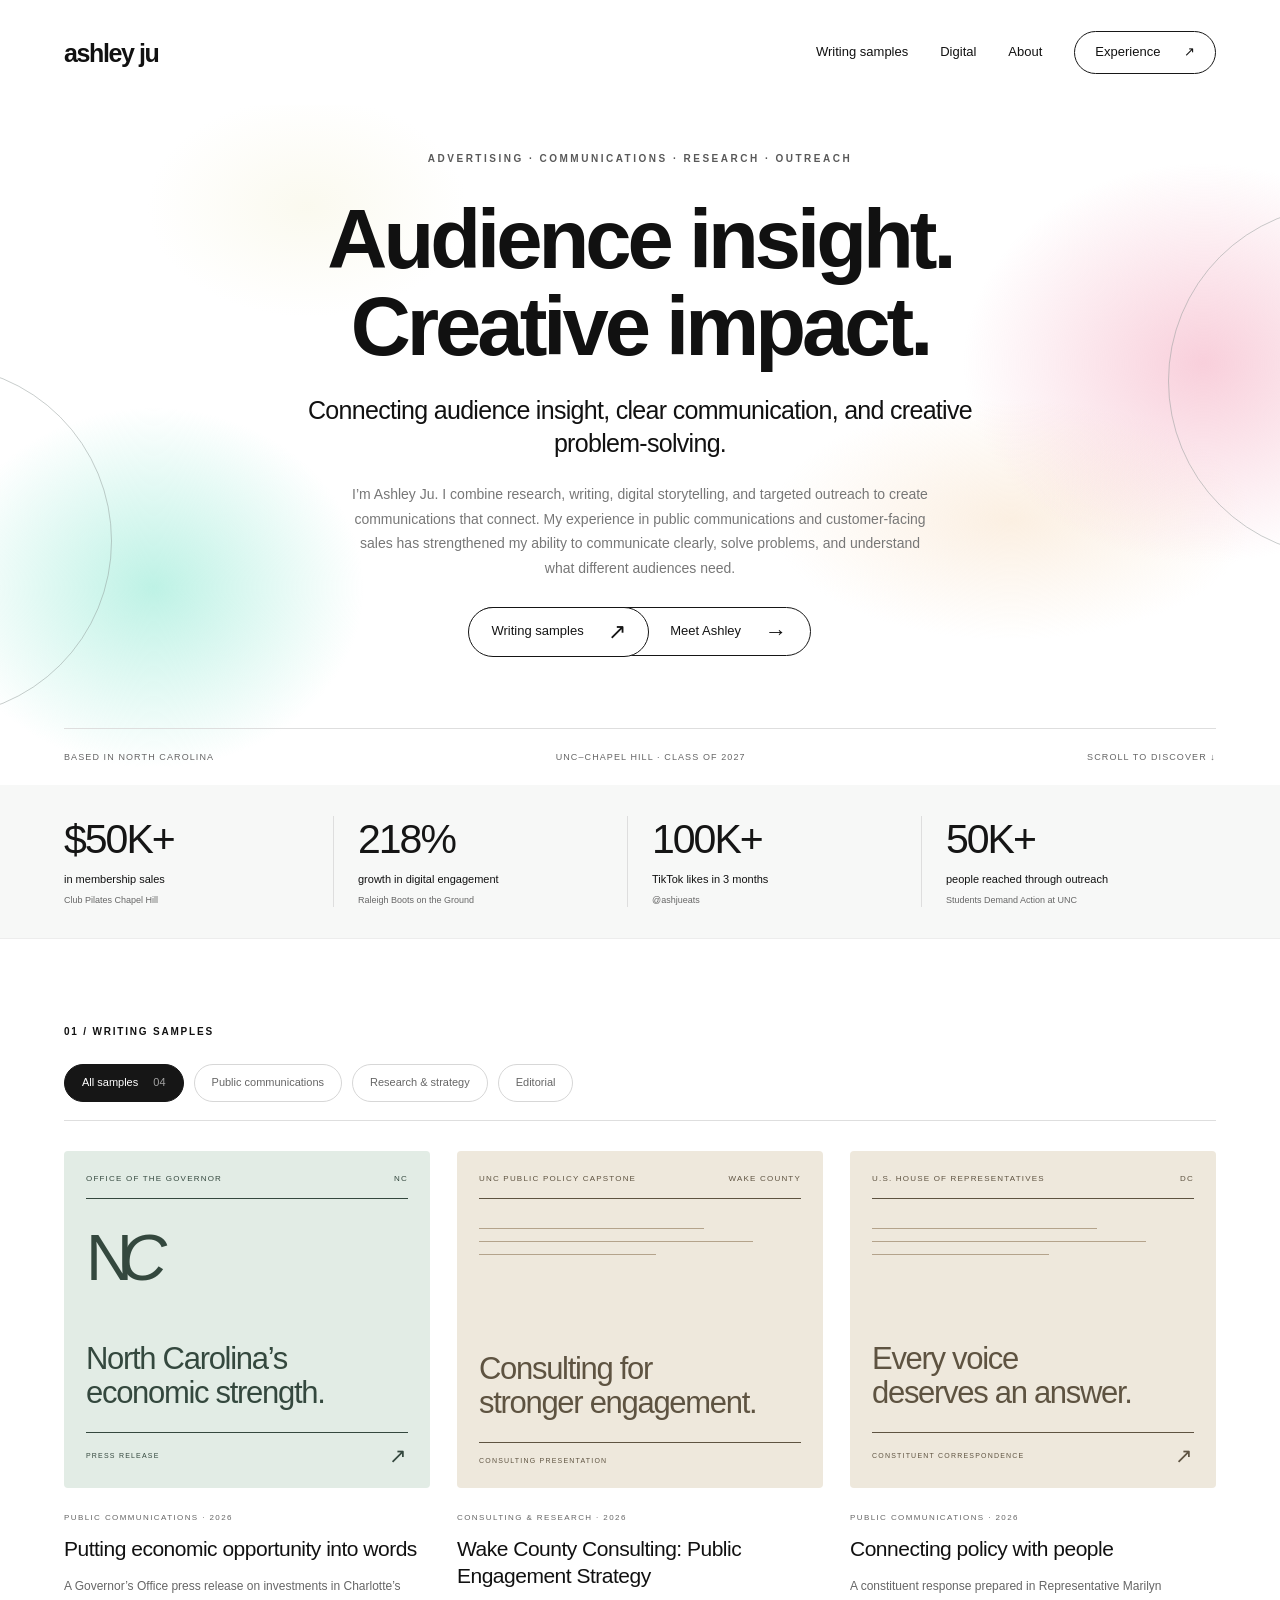
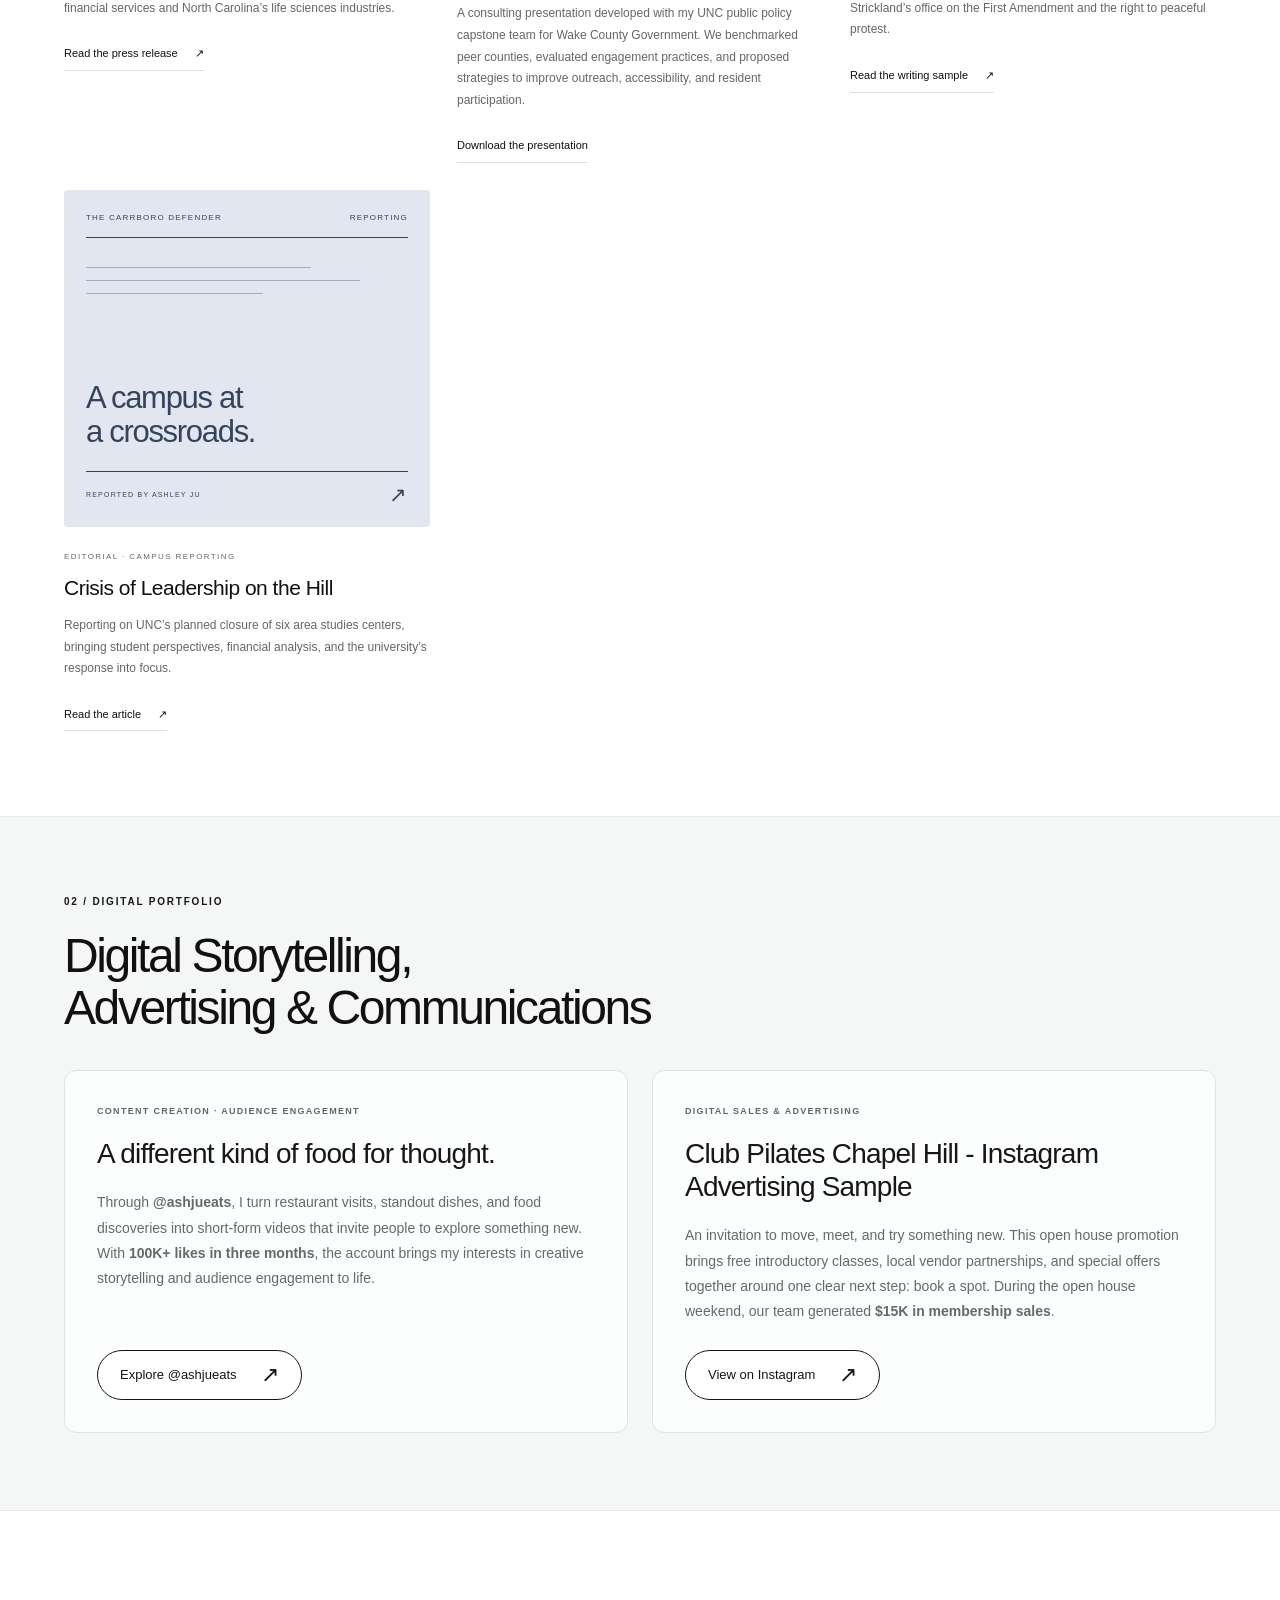
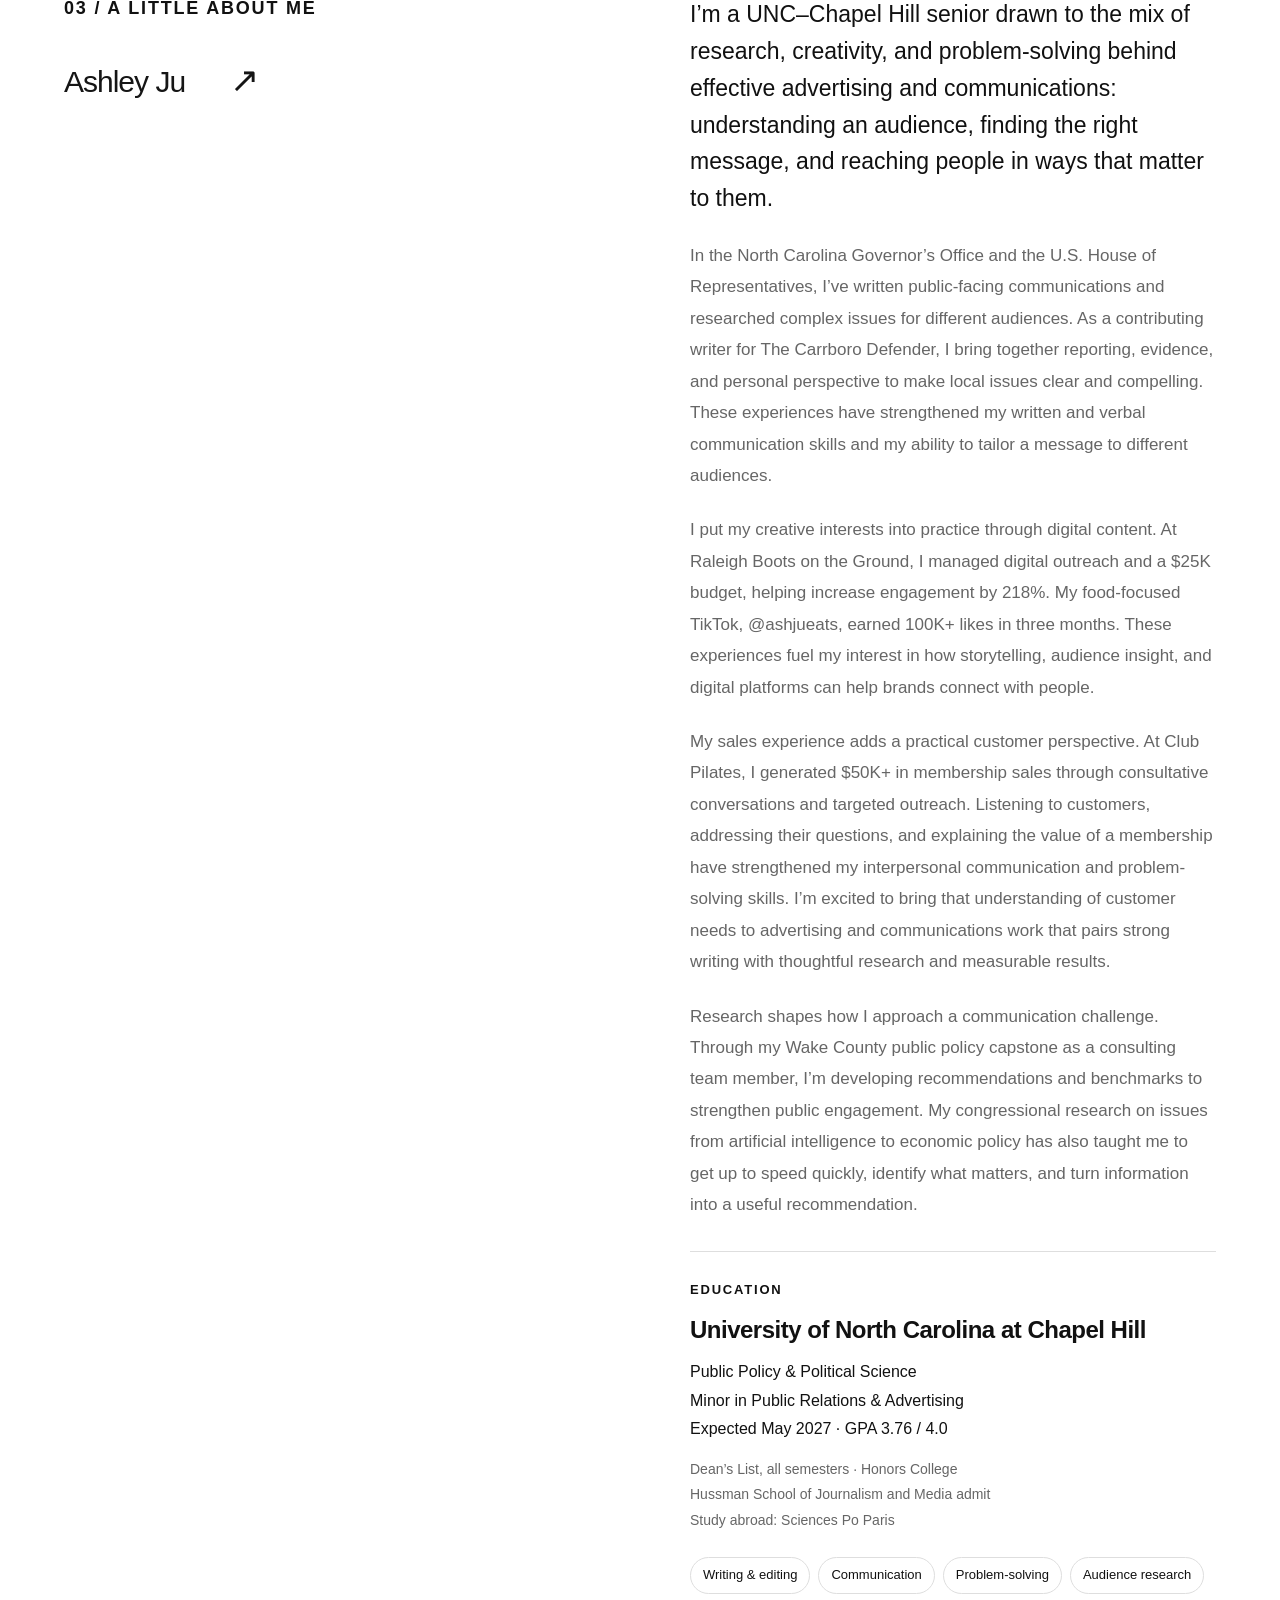
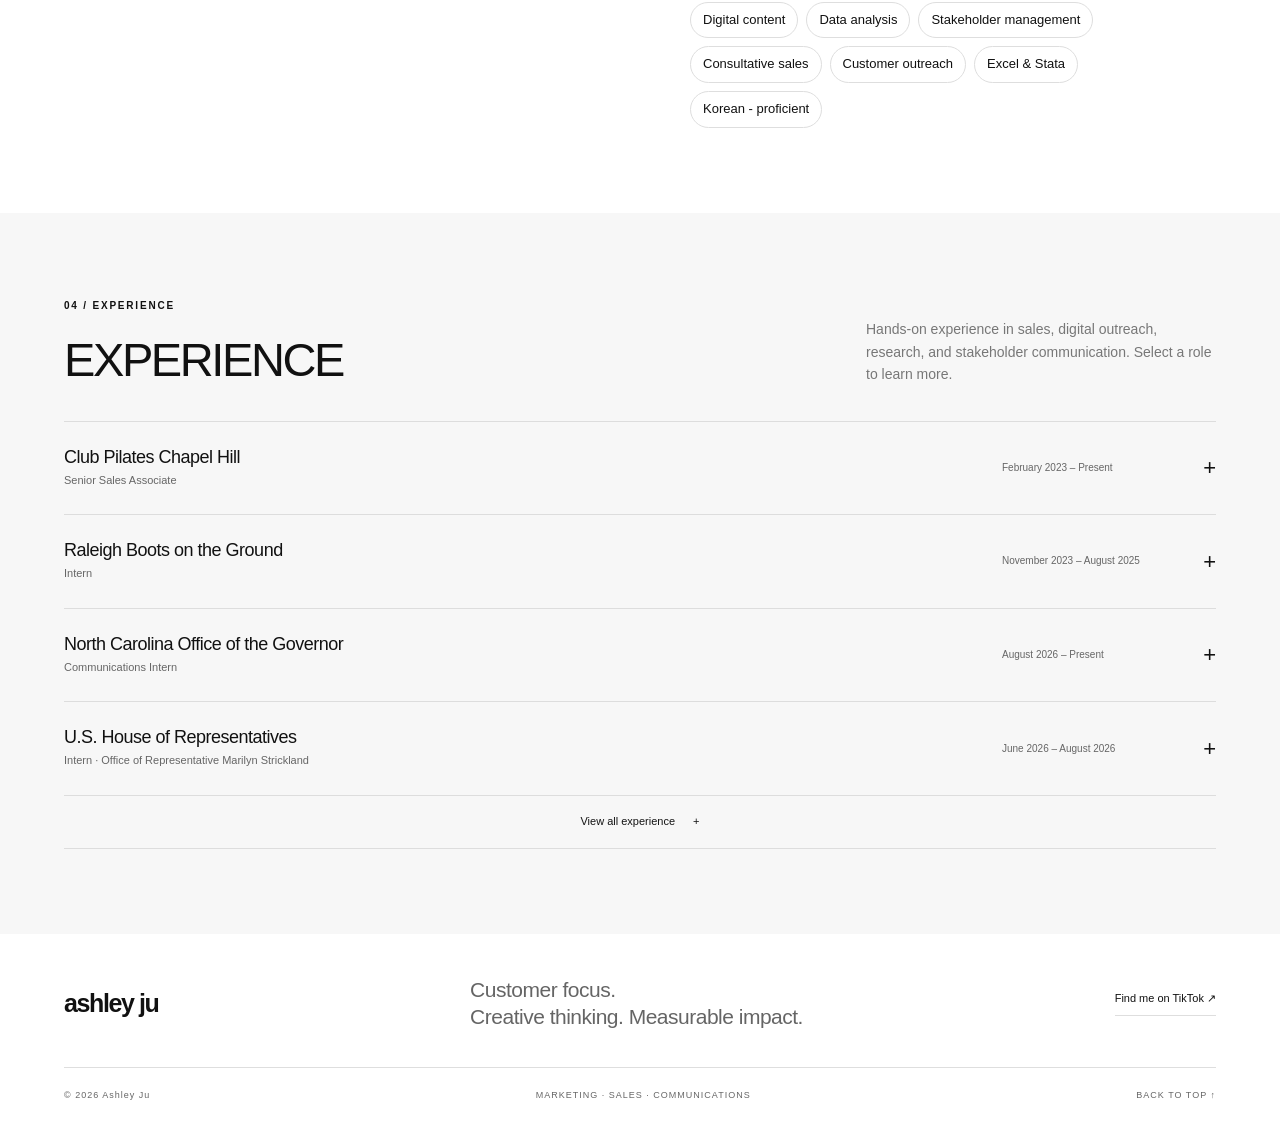
<file: index.html>
<!doctype html>
<html lang="en"><head><meta charset="utf-8"><meta name="viewport" content="width=device-width,initial-scale=1"><meta name="description" content="Ashley Ju  -  research-driven writing, communications, and digital storytelling, with interests in advertising and audience strategy."><meta name="theme-color" content="#ffffff"><title>Ashley Ju | Writing, Communications & Marketing</title><link rel="icon" href="assets/favicon.svg"><link rel="stylesheet" href="style.css"></head>
<body><a class="skip" href="#main">Skip to content</a>
<header><a class="brand" href="#" aria-label="Ashley Ju home">ashley ju</a><nav aria-label="Main navigation"><a href="#work">Writing samples</a><a href="#digital">Digital</a><a href="#about">About</a><a class="nav-last" href="#experience">Experience <span>↗</span></a></nav></header>
<main id="main"><section class="hero wrap"><div class="eyebrow">ADVERTISING · COMMUNICATIONS · RESEARCH · OUTREACH</div><div class="hero-grid"><div><h1><span>Audience insight.</span><span>Creative impact.</span></h1><p class="hero-subtitle">Connecting audience insight, clear communication, and creative problem-solving.</p><p class="intro">I’m Ashley Ju. I combine research, writing, digital storytelling, and targeted outreach to create communications that connect. My experience in public communications and customer-facing sales has strengthened my ability to communicate clearly, solve problems, and understand what different audiences need.</p><div class="hero-actions"><a class="button" href="#work">Writing samples <span>↗</span></a><a class="button secondary" href="#about">Meet Ashley <span>→</span></a></div></div></div><div class="hero-foot"><span>BASED IN NORTH CAROLINA</span><span>UNC–CHAPEL HILL · CLASS OF 2027</span><a href="#work">SCROLL TO DISCOVER ↓</a></div></section>
<section class="metrics" aria-label="Selected results"><div class="wrap metric-grid"><div><strong>$50K+</strong><span>in membership sales<small>Club Pilates Chapel Hill</small></span></div><div><strong>218%</strong><span>growth in digital engagement<small>Raleigh Boots on the Ground</small></span></div><div><strong>100K+</strong><span>TikTok likes in 3 months<small>@ashjueats</small></span></div><div><strong>50K+</strong><span>people reached through outreach<small>Students Demand Action at UNC</small></span></div></div></section>
<section class="wrap section" id="work"><h2 class="eyebrow samples-label">01 / WRITING SAMPLES</h2><div class="filters" role="group" aria-label="Filter writing samples"><button class="active" data-filter="all" aria-pressed="true">All samples <span>04</span></button><button data-filter="public" aria-pressed="false">Public communications</button><button data-filter="research" aria-pressed="false">Research &amp; strategy</button><button data-filter="editorial" aria-pressed="false">Editorial</button></div>
<div class="work-grid">
<article class="work-card" data-category="public"><a class="cover cover-press" href="assets/In%20Charlotte%2C%20Governor%20Stein%20Celebrates%20North%20Carolina%E2%80%99s%20Economic%20Strength.pdf" target="_blank" rel="noopener" aria-label="Read Governor’s Office press release PDF"><div class="cover-top">OFFICE OF THE GOVERNOR<span>NC</span></div><div class="press-mark">N<span>C</span></div><div class="cover-title">North Carolina’s<br>economic strength.</div><div class="cover-bottom">PRESS RELEASE<span>↗</span></div></a><div class="card-meta">PUBLIC COMMUNICATIONS · 2026</div><h3>Putting economic opportunity into words</h3><p>A Governor’s Office press release on investments in Charlotte’s financial services and North Carolina’s life sciences industries.</p><a class="text-link" href="assets/In%20Charlotte%2C%20Governor%20Stein%20Celebrates%20North%20Carolina%E2%80%99s%20Economic%20Strength.pdf" target="_blank" rel="noopener">Read the press release <span>↗</span></a></article>
<article class="work-card" data-category="research"><a class="cover cover-house" href="assets/Wake-County-Engagement-Benchmarking.pptx" aria-label="Download Wake County engagement benchmarking presentation"><div class="cover-top">UNC PUBLIC POLICY CAPSTONE<span>WAKE COUNTY</span></div><div class="letter-lines"><span></span><span></span><span></span></div><div class="cover-title">Consulting for<br>stronger engagement.</div><div class="cover-bottom">CONSULTING PRESENTATION</div></a><div class="card-meta">CONSULTING &amp; RESEARCH · 2026</div><h3>Wake County Consulting: Public Engagement Strategy</h3><p>A consulting presentation developed with my UNC public policy capstone team for Wake County Government. We benchmarked peer counties, evaluated engagement practices, and proposed strategies to improve outreach, accessibility, and resident participation.</p><a class="text-link" href="assets/Wake-County-Engagement-Benchmarking.pptx">Download the presentation</a></article>
<article class="work-card" data-category="public"><a class="cover cover-house" href="assets/constituent-correspondence.pdf" target="_blank" rel="noopener" aria-label="Read congressional writing sample PDF"><div class="cover-top">U.S. HOUSE OF REPRESENTATIVES<span>DC</span></div><div class="letter-lines"><span></span><span></span><span></span></div><div class="cover-title">Every voice<br>deserves an answer.</div><div class="cover-bottom">CONSTITUENT CORRESPONDENCE<span>↗</span></div></a><div class="card-meta">PUBLIC COMMUNICATIONS · 2026</div><h3>Connecting policy with people</h3><p>A constituent response prepared in Representative Marilyn Strickland’s office on the First Amendment and the right to peaceful protest.</p><a class="text-link" href="assets/constituent-correspondence.pdf" target="_blank" rel="noopener">Read the writing sample <span>↗</span></a></article>
<article class="work-card" data-category="editorial"><a class="cover cover-reporting" href="assets/AREA%20STUDIES%20CENTERS%20CLOSING.pdf" target="_blank" rel="noopener" aria-label="Read Crisis of Leadership on the Hill PDF"><div class="cover-top">THE CARRBORO DEFENDER<span>REPORTING</span></div><div class="letter-lines"><span></span><span></span><span></span></div><div class="cover-title">A campus at<br>a crossroads.</div><div class="cover-bottom">REPORTED BY ASHLEY JU<span>↗</span></div></a><div class="card-meta">EDITORIAL · CAMPUS REPORTING</div><h3>Crisis of Leadership on the Hill</h3><p>Reporting on UNC’s planned closure of six area studies centers, bringing student perspectives, financial analysis, and the university’s response into focus.</p><a class="text-link" href="assets/AREA%20STUDIES%20CENTERS%20CLOSING.pdf" target="_blank" rel="noopener">Read the article <span>↗</span></a></article>
</div></section>
<section id="digital" class="digital"><div class="wrap digital-showcase"><div class="eyebrow">02 / DIGITAL PORTFOLIO</div><h2>Digital Storytelling,<br>Advertising &amp; Communications</h2><div class="digital-features"><article class="digital-feature"><div class="feature-category">CONTENT CREATION · AUDIENCE ENGAGEMENT</div><h3>A different kind of food for thought.</h3><p>Through <strong>@ashjueats</strong>, I turn restaurant visits, standout dishes, and food discoveries into short-form videos that invite people to explore something new. With <strong>100K+ likes in three months</strong>, the account brings my interests in creative storytelling and audience engagement to life.</p><a class="button light" href="https://www.tiktok.com/@ashjueats" target="_blank" rel="noopener">Explore @ashjueats <span>↗</span></a></article><article class="digital-feature"><div class="feature-category">DIGITAL SALES &amp; ADVERTISING</div><h3>Club Pilates Chapel Hill - Instagram Advertising Sample</h3><p>An invitation to move, meet, and try something new. This open house promotion brings free introductory classes, local vendor partnerships, and special offers together around one clear next step: book a spot. During the open house weekend, our team generated <strong>$15K in membership sales</strong>.</p><a class="button light" href="https://www.instagram.com/p/DWKb-F-Afgs/" target="_blank" rel="noopener">View on Instagram <span>↗</span></a></article></div></div></section>
<section class="wrap section" id="about"><div class="about-grid"><div><h2 class="eyebrow about-label">03 / A LITTLE ABOUT ME</h2><div class="signature">Ashley Ju <span>↗</span></div></div><div class="about-copy"><p class="large">I’m a UNC–Chapel Hill senior drawn to the mix of research, creativity, and problem-solving behind effective advertising and communications: understanding an audience, finding the right message, and reaching people in ways that matter to them.</p><p>In the North Carolina Governor’s Office and the U.S. House of Representatives, I’ve written public-facing communications and researched complex issues for different audiences. As a contributing writer for The Carrboro Defender, I bring together reporting, evidence, and personal perspective to make local issues clear and compelling. These experiences have strengthened my written and verbal communication skills and my ability to tailor a message to different audiences.</p><p>I put my creative interests into practice through digital content. At Raleigh Boots on the Ground, I managed digital outreach and a $25K budget, helping increase engagement by 218%. My food-focused TikTok, @ashjueats, earned 100K+ likes in three months. These experiences fuel my interest in how storytelling, audience insight, and digital platforms can help brands connect with people.</p><p>My sales experience adds a practical customer perspective. At Club Pilates, I generated $50K+ in membership sales through consultative conversations and targeted outreach. Listening to customers, addressing their questions, and explaining the value of a membership have strengthened my interpersonal communication and problem-solving skills. I’m excited to bring that understanding of customer needs to advertising and communications work that pairs strong writing with thoughtful research and measurable results.</p><p>Research shapes how I approach a communication challenge. Through my Wake County public policy capstone as a consulting team member, I’m developing recommendations and benchmarks to strengthen public engagement. My congressional research on issues from artificial intelligence to economic policy has also taught me to get up to speed quickly, identify what matters, and turn information into a useful recommendation.</p><div class="education"><span class="eyebrow">EDUCATION</span><h3>University of North Carolina at Chapel Hill</h3><p>Public Policy & Political Science<br>Minor in Public Relations & Advertising<br>Expected May 2027 · GPA 3.76 / 4.0</p><div class="education-notes">Dean’s List, all semesters · Honors College<br>Hussman School of Journalism and Media admit<br>Study abroad: Sciences Po Paris</div></div><div class="skills"><span>Writing & editing</span><span>Communication</span><span>Problem-solving</span><span>Audience research</span><span>Digital content</span><span>Data analysis</span><span>Stakeholder management</span><span>Consultative sales</span><span>Customer outreach</span><span>Excel & Stata</span><span>Korean  -  proficient</span></div></div></div></section>
<section class="experience section" id="experience"><div class="wrap"><div class="section-top"><div><div class="eyebrow">04 / EXPERIENCE</div><h2>EXPERIENCE</h2></div><p>Hands-on experience in sales, digital outreach, research, and stakeholder communication. Select a role to learn more.</p></div><div id="roles"></div><button class="more-button" id="more-roles" aria-expanded="false">View all experience <span>+</span></button></div></section>
<footer class="wrap"><div class="footer-top"><a href="#" class="brand">ashley ju</a><p>Customer focus.<br>Creative thinking. Measurable impact.</p><a class="text-link" href="https://www.tiktok.com/@ashjueats" target="_blank" rel="noopener">Find me on TikTok ↗</a></div><div class="footer-bottom"><span>© 2026 Ashley Ju</span><span>MARKETING · SALES · COMMUNICATIONS</span><a href="#">BACK TO TOP ↑</a></div></footer></main><script src="script.js"></script></body></html>
</file>
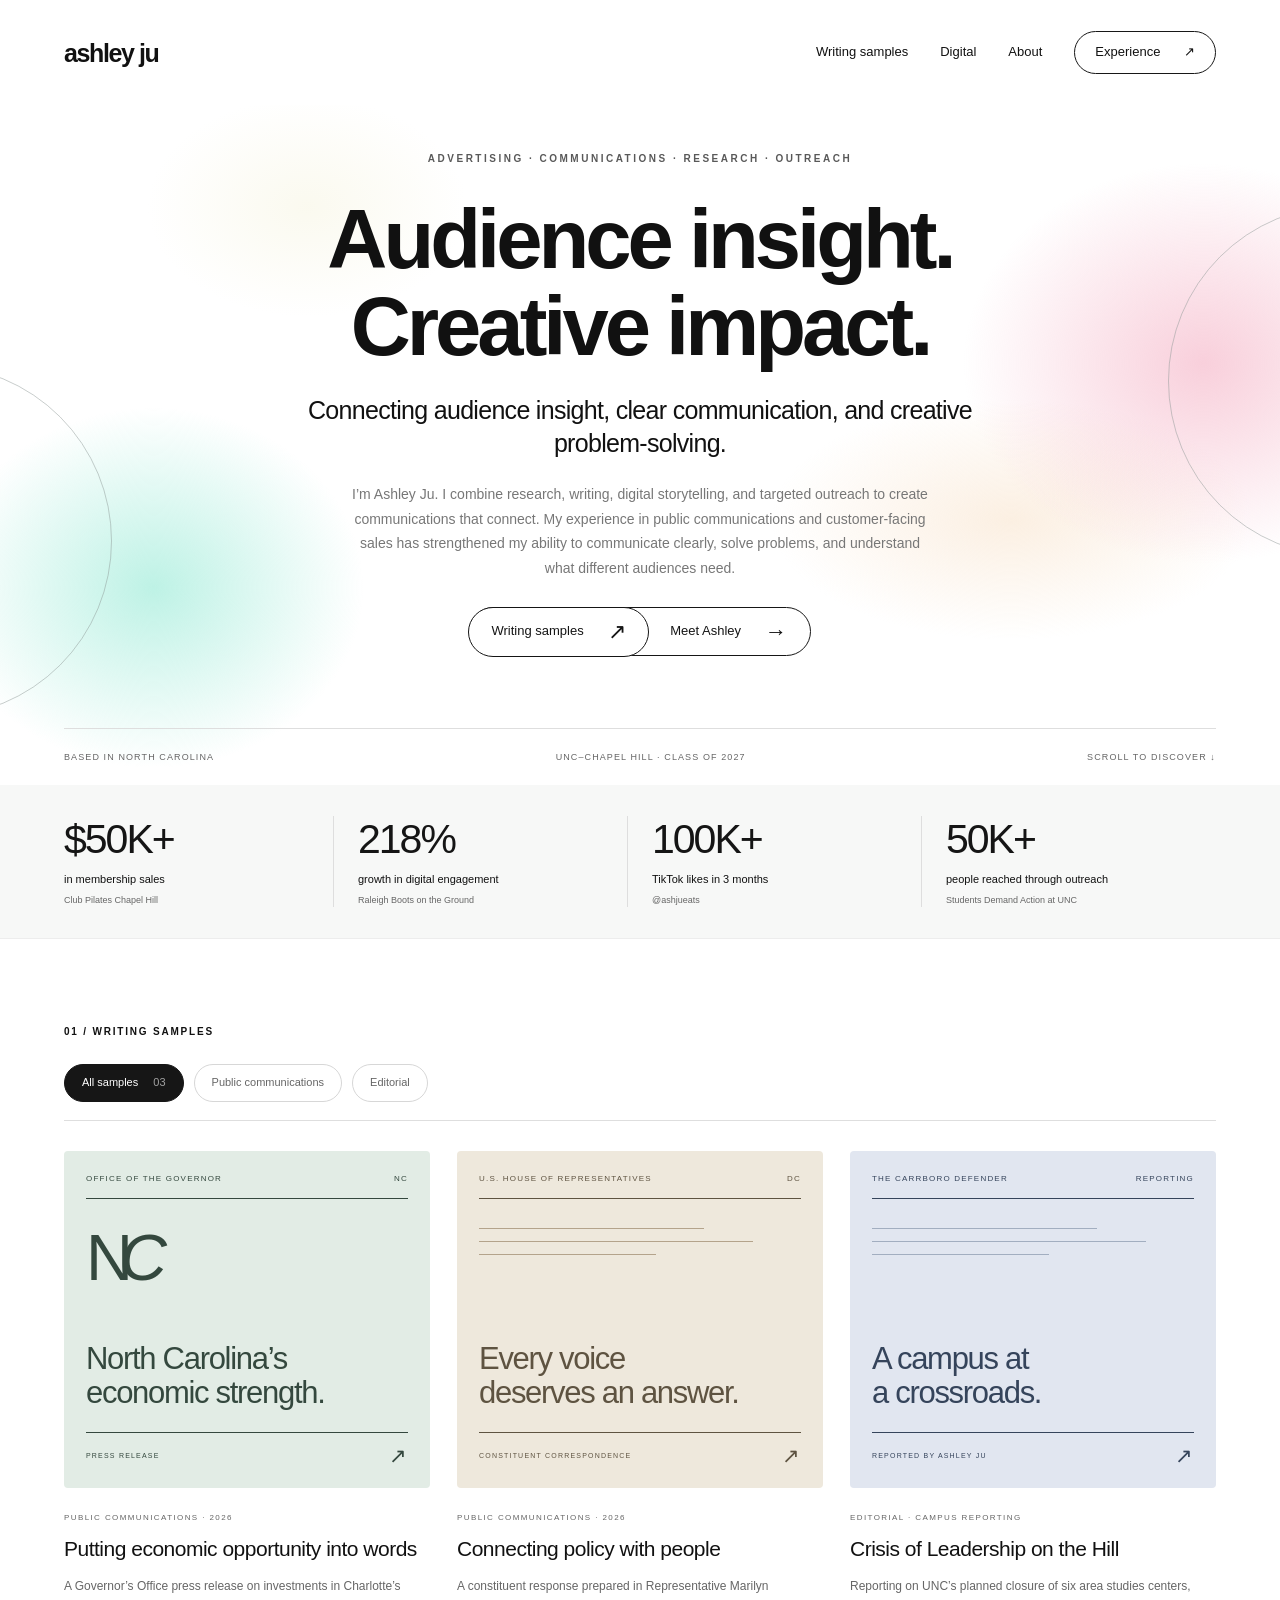
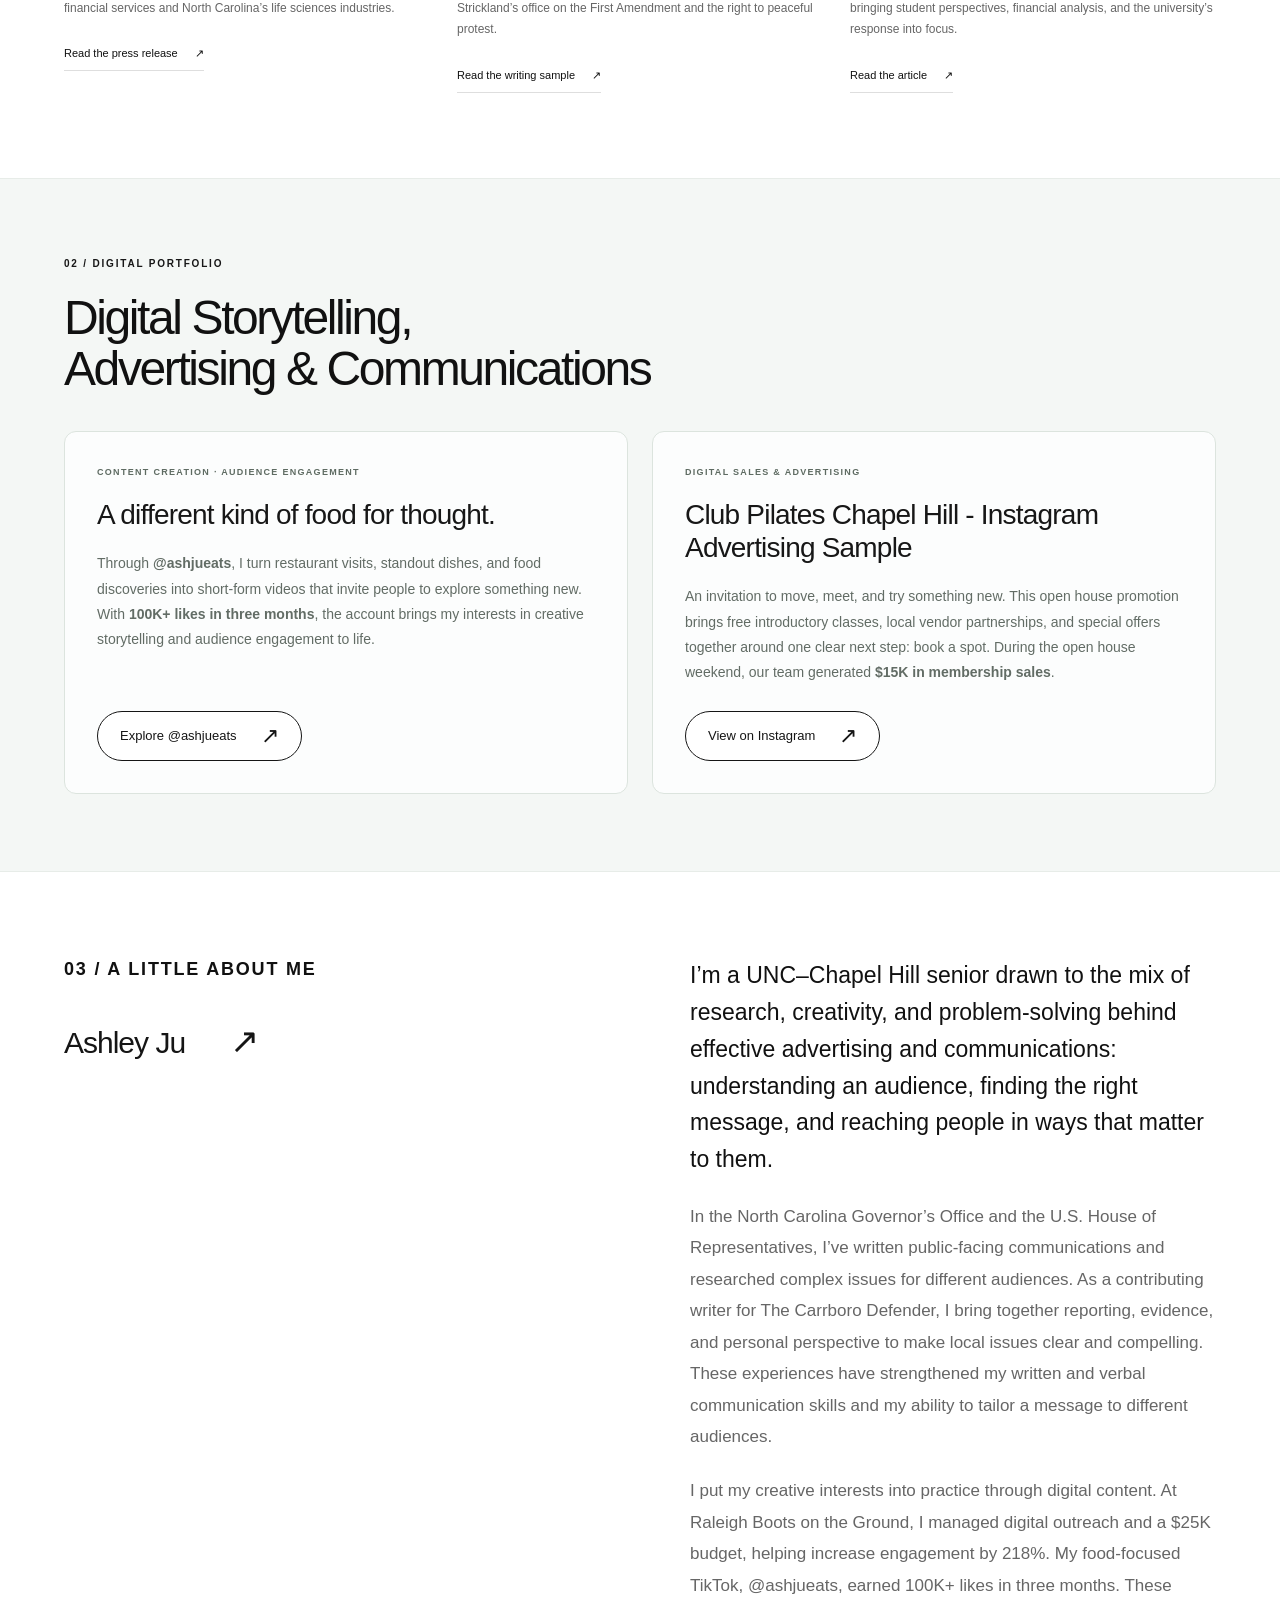
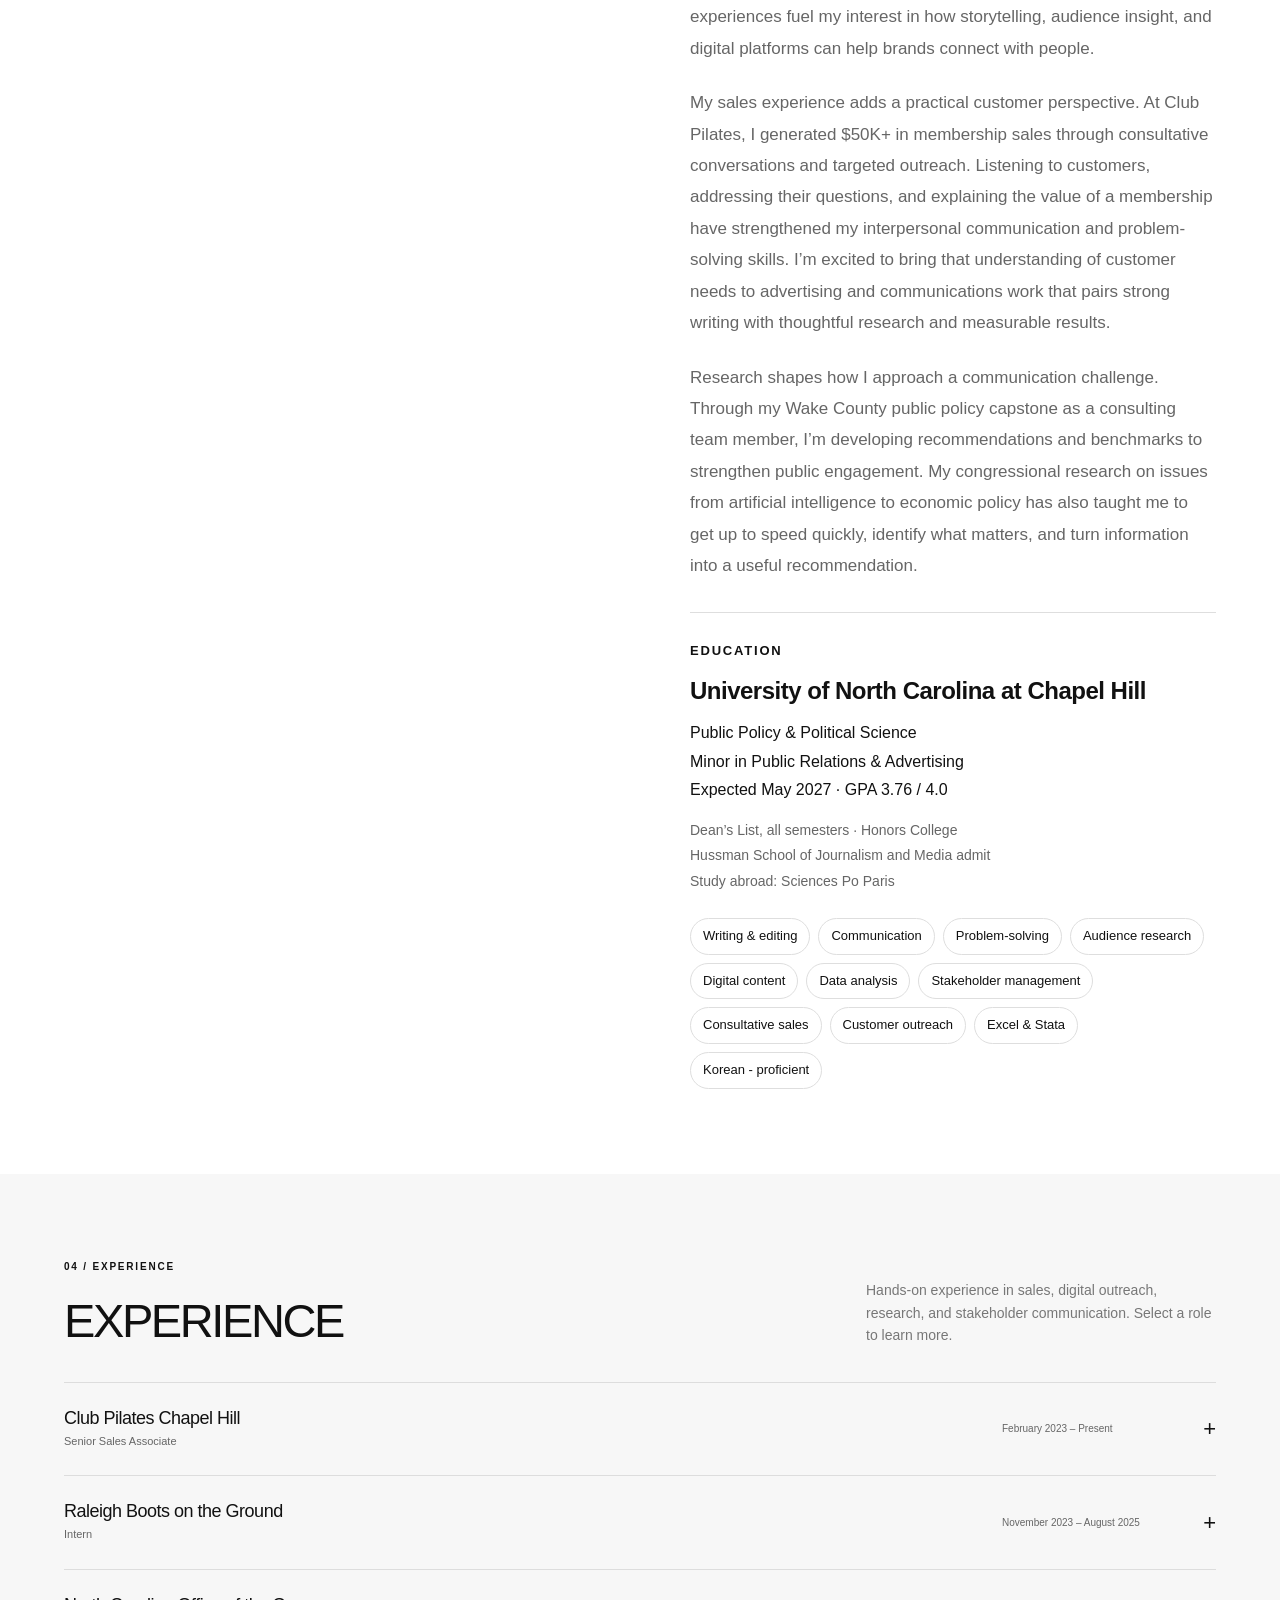
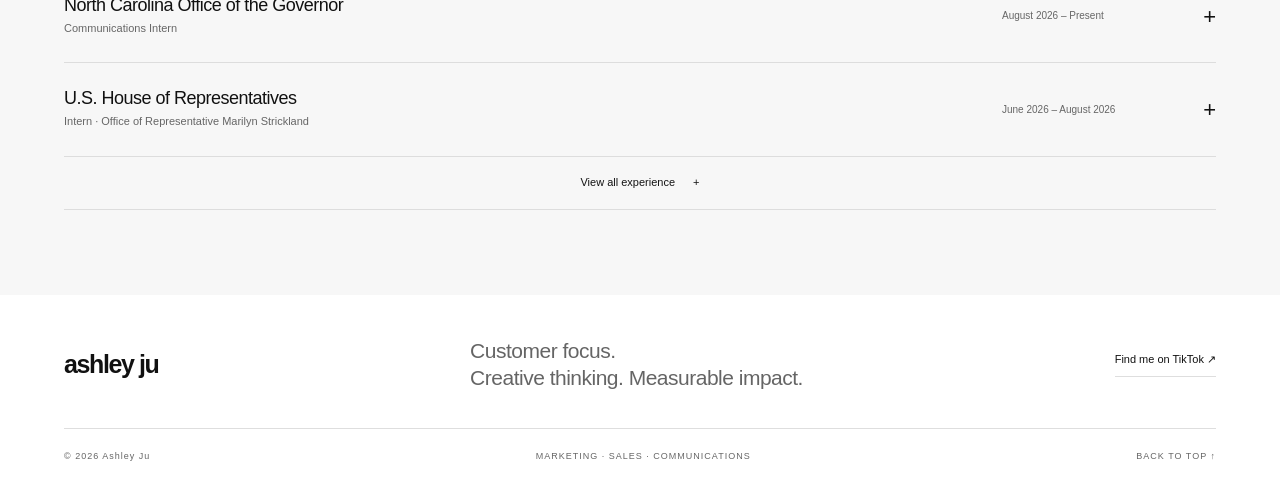
<file: index (1).html>
<!doctype html>
<html lang="en"><head><meta charset="utf-8"><meta name="viewport" content="width=device-width,initial-scale=1"><meta name="description" content="Ashley Ju  -  research-driven writing, communications, and digital storytelling, with interests in advertising and audience strategy."><meta name="theme-color" content="#ffffff"><title>Ashley Ju | Writing, Communications & Marketing</title><link rel="icon" href="assets/favicon.svg"><link rel="stylesheet" href="style.css"></head>
<body><a class="skip" href="#main">Skip to content</a>
<header><a class="brand" href="#" aria-label="Ashley Ju home">ashley ju</a><nav aria-label="Main navigation"><a href="#work">Writing samples</a><a href="#digital">Digital</a><a href="#about">About</a><a class="nav-last" href="#experience">Experience <span>↗</span></a></nav></header>
<main id="main"><section class="hero wrap"><div class="eyebrow">ADVERTISING · COMMUNICATIONS · RESEARCH · OUTREACH</div><div class="hero-grid"><div><h1><span>Audience insight.</span><span>Creative impact.</span></h1><p class="hero-subtitle">Connecting audience insight, clear communication, and creative problem-solving.</p><p class="intro">I’m Ashley Ju. I combine research, writing, digital storytelling, and targeted outreach to create communications that connect. My experience in public communications and customer-facing sales has strengthened my ability to communicate clearly, solve problems, and understand what different audiences need.</p><div class="hero-actions"><a class="button" href="#work">Writing samples <span>↗</span></a><a class="button secondary" href="#about">Meet Ashley <span>→</span></a></div></div></div><div class="hero-foot"><span>BASED IN NORTH CAROLINA</span><span>UNC–CHAPEL HILL · CLASS OF 2027</span><a href="#work">SCROLL TO DISCOVER ↓</a></div></section>
<section class="metrics" aria-label="Selected results"><div class="wrap metric-grid"><div><strong>$50K+</strong><span>in membership sales<small>Club Pilates Chapel Hill</small></span></div><div><strong>218%</strong><span>growth in digital engagement<small>Raleigh Boots on the Ground</small></span></div><div><strong>100K+</strong><span>TikTok likes in 3 months<small>@ashjueats</small></span></div><div><strong>50K+</strong><span>people reached through outreach<small>Students Demand Action at UNC</small></span></div></div></section>
<section class="wrap section" id="work"><h2 class="eyebrow samples-label">01 / WRITING SAMPLES</h2><div class="filters" role="group" aria-label="Filter writing samples"><button class="active" data-filter="all" aria-pressed="true">All samples <span>03</span></button><button data-filter="public" aria-pressed="false">Public communications</button><button data-filter="editorial" aria-pressed="false">Editorial</button></div>
<div class="work-grid">
<article class="work-card" data-category="public"><a class="cover cover-press" href="assets/In%20Charlotte%2C%20Governor%20Stein%20Celebrates%20North%20Carolina%E2%80%99s%20Economic%20Strength.pdf" target="_blank" rel="noopener" aria-label="Read Governor’s Office press release PDF"><div class="cover-top">OFFICE OF THE GOVERNOR<span>NC</span></div><div class="press-mark">N<span>C</span></div><div class="cover-title">North Carolina’s<br>economic strength.</div><div class="cover-bottom">PRESS RELEASE<span>↗</span></div></a><div class="card-meta">PUBLIC COMMUNICATIONS · 2026</div><h3>Putting economic opportunity into words</h3><p>A Governor’s Office press release on investments in Charlotte’s financial services and North Carolina’s life sciences industries.</p><a class="text-link" href="assets/In%20Charlotte%2C%20Governor%20Stein%20Celebrates%20North%20Carolina%E2%80%99s%20Economic%20Strength.pdf" target="_blank" rel="noopener">Read the press release <span>↗</span></a></article>
<article class="work-card" data-category="public"><a class="cover cover-house" href="assets/constituent-correspondence.pdf" target="_blank" rel="noopener" aria-label="Read congressional writing sample PDF"><div class="cover-top">U.S. HOUSE OF REPRESENTATIVES<span>DC</span></div><div class="letter-lines"><span></span><span></span><span></span></div><div class="cover-title">Every voice<br>deserves an answer.</div><div class="cover-bottom">CONSTITUENT CORRESPONDENCE<span>↗</span></div></a><div class="card-meta">PUBLIC COMMUNICATIONS · 2026</div><h3>Connecting policy with people</h3><p>A constituent response prepared in Representative Marilyn Strickland’s office on the First Amendment and the right to peaceful protest.</p><a class="text-link" href="assets/constituent-correspondence.pdf" target="_blank" rel="noopener">Read the writing sample <span>↗</span></a></article>
<article class="work-card" data-category="editorial"><a class="cover cover-reporting" href="assets/AREA%20STUDIES%20CENTERS%20CLOSING.pdf" target="_blank" rel="noopener" aria-label="Read Crisis of Leadership on the Hill PDF"><div class="cover-top">THE CARRBORO DEFENDER<span>REPORTING</span></div><div class="letter-lines"><span></span><span></span><span></span></div><div class="cover-title">A campus at<br>a crossroads.</div><div class="cover-bottom">REPORTED BY ASHLEY JU<span>↗</span></div></a><div class="card-meta">EDITORIAL · CAMPUS REPORTING</div><h3>Crisis of Leadership on the Hill</h3><p>Reporting on UNC’s planned closure of six area studies centers, bringing student perspectives, financial analysis, and the university’s response into focus.</p><a class="text-link" href="assets/AREA%20STUDIES%20CENTERS%20CLOSING.pdf" target="_blank" rel="noopener">Read the article <span>↗</span></a></article>
</div></section>
<section id="digital" class="digital"><div class="wrap digital-showcase"><div class="eyebrow">02 / DIGITAL PORTFOLIO</div><h2>Digital Storytelling,<br>Advertising &amp; Communications</h2><div class="digital-features"><article class="digital-feature"><div class="feature-category">CONTENT CREATION · AUDIENCE ENGAGEMENT</div><h3>A different kind of food for thought.</h3><p>Through <strong>@ashjueats</strong>, I turn restaurant visits, standout dishes, and food discoveries into short-form videos that invite people to explore something new. With <strong>100K+ likes in three months</strong>, the account brings my interests in creative storytelling and audience engagement to life.</p><a class="button light" href="https://www.tiktok.com/@ashjueats" target="_blank" rel="noopener">Explore @ashjueats <span>↗</span></a></article><article class="digital-feature"><div class="feature-category">DIGITAL SALES &amp; ADVERTISING</div><h3>Club Pilates Chapel Hill - Instagram Advertising Sample</h3><p>An invitation to move, meet, and try something new. This open house promotion brings free introductory classes, local vendor partnerships, and special offers together around one clear next step: book a spot. During the open house weekend, our team generated <strong>$15K in membership sales</strong>.</p><a class="button light" href="https://www.instagram.com/p/DWKb-F-Afgs/" target="_blank" rel="noopener">View on Instagram <span>↗</span></a></article></div></div></section>
<section class="wrap section" id="about"><div class="about-grid"><div><h2 class="eyebrow about-label">03 / A LITTLE ABOUT ME</h2><div class="signature">Ashley Ju <span>↗</span></div></div><div class="about-copy"><p class="large">I’m a UNC–Chapel Hill senior drawn to the mix of research, creativity, and problem-solving behind effective advertising and communications: understanding an audience, finding the right message, and reaching people in ways that matter to them.</p><p>In the North Carolina Governor’s Office and the U.S. House of Representatives, I’ve written public-facing communications and researched complex issues for different audiences. As a contributing writer for The Carrboro Defender, I bring together reporting, evidence, and personal perspective to make local issues clear and compelling. These experiences have strengthened my written and verbal communication skills and my ability to tailor a message to different audiences.</p><p>I put my creative interests into practice through digital content. At Raleigh Boots on the Ground, I managed digital outreach and a $25K budget, helping increase engagement by 218%. My food-focused TikTok, @ashjueats, earned 100K+ likes in three months. These experiences fuel my interest in how storytelling, audience insight, and digital platforms can help brands connect with people.</p><p>My sales experience adds a practical customer perspective. At Club Pilates, I generated $50K+ in membership sales through consultative conversations and targeted outreach. Listening to customers, addressing their questions, and explaining the value of a membership have strengthened my interpersonal communication and problem-solving skills. I’m excited to bring that understanding of customer needs to advertising and communications work that pairs strong writing with thoughtful research and measurable results.</p><p>Research shapes how I approach a communication challenge. Through my Wake County public policy capstone as a consulting team member, I’m developing recommendations and benchmarks to strengthen public engagement. My congressional research on issues from artificial intelligence to economic policy has also taught me to get up to speed quickly, identify what matters, and turn information into a useful recommendation.</p><div class="education"><span class="eyebrow">EDUCATION</span><h3>University of North Carolina at Chapel Hill</h3><p>Public Policy & Political Science<br>Minor in Public Relations & Advertising<br>Expected May 2027 · GPA 3.76 / 4.0</p><div class="education-notes">Dean’s List, all semesters · Honors College<br>Hussman School of Journalism and Media admit<br>Study abroad: Sciences Po Paris</div></div><div class="skills"><span>Writing & editing</span><span>Communication</span><span>Problem-solving</span><span>Audience research</span><span>Digital content</span><span>Data analysis</span><span>Stakeholder management</span><span>Consultative sales</span><span>Customer outreach</span><span>Excel & Stata</span><span>Korean  -  proficient</span></div></div></div></section>
<section class="experience section" id="experience"><div class="wrap"><div class="section-top"><div><div class="eyebrow">04 / EXPERIENCE</div><h2>EXPERIENCE</h2></div><p>Hands-on experience in sales, digital outreach, research, and stakeholder communication. Select a role to learn more.</p></div><div id="roles"></div><button class="more-button" id="more-roles" aria-expanded="false">View all experience <span>+</span></button></div></section>
<footer class="wrap"><div class="footer-top"><a href="#" class="brand">ashley ju</a><p>Customer focus.<br>Creative thinking. Measurable impact.</p><a class="text-link" href="https://www.tiktok.com/@ashjueats" target="_blank" rel="noopener">Find me on TikTok ↗</a></div><div class="footer-bottom"><span>© 2026 Ashley Ju</span><span>MARKETING · SALES · COMMUNICATIONS</span><a href="#">BACK TO TOP ↑</a></div></footer></main><script src="script.js"></script></body></html>
</file>
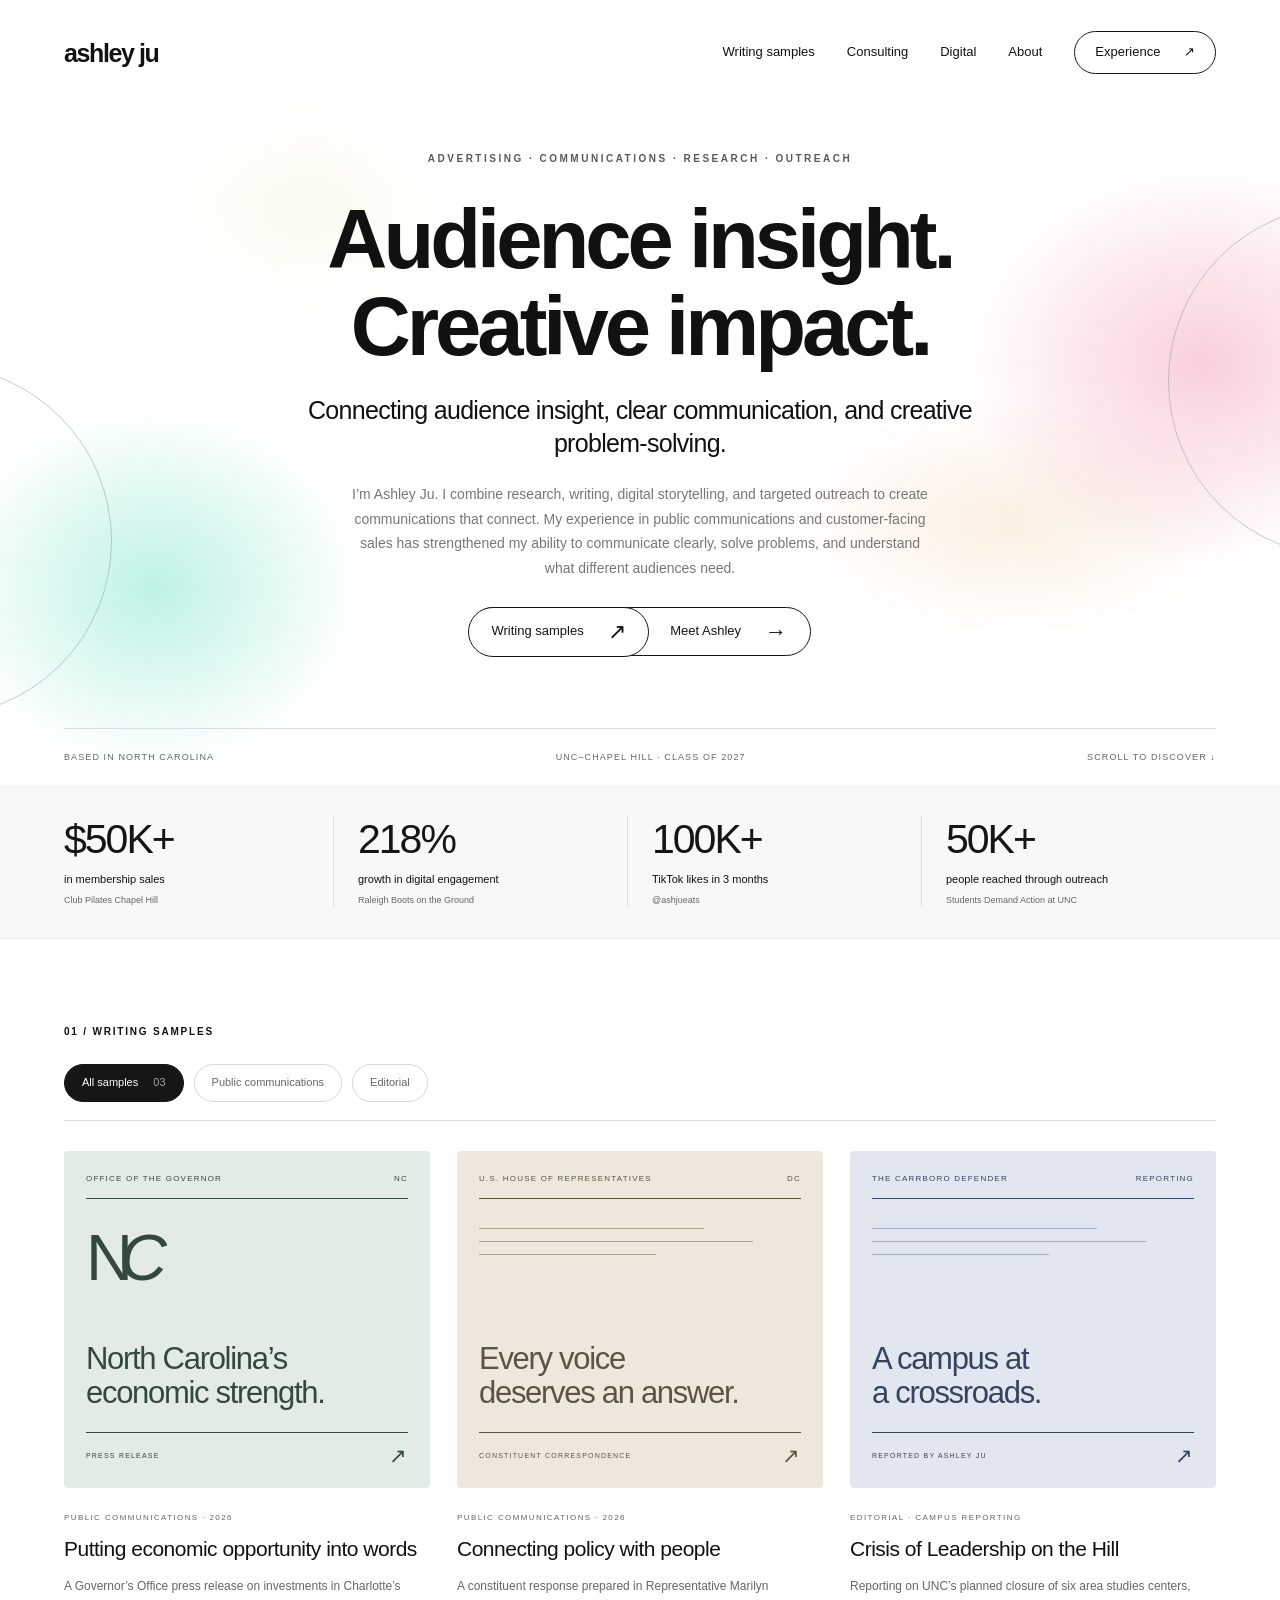
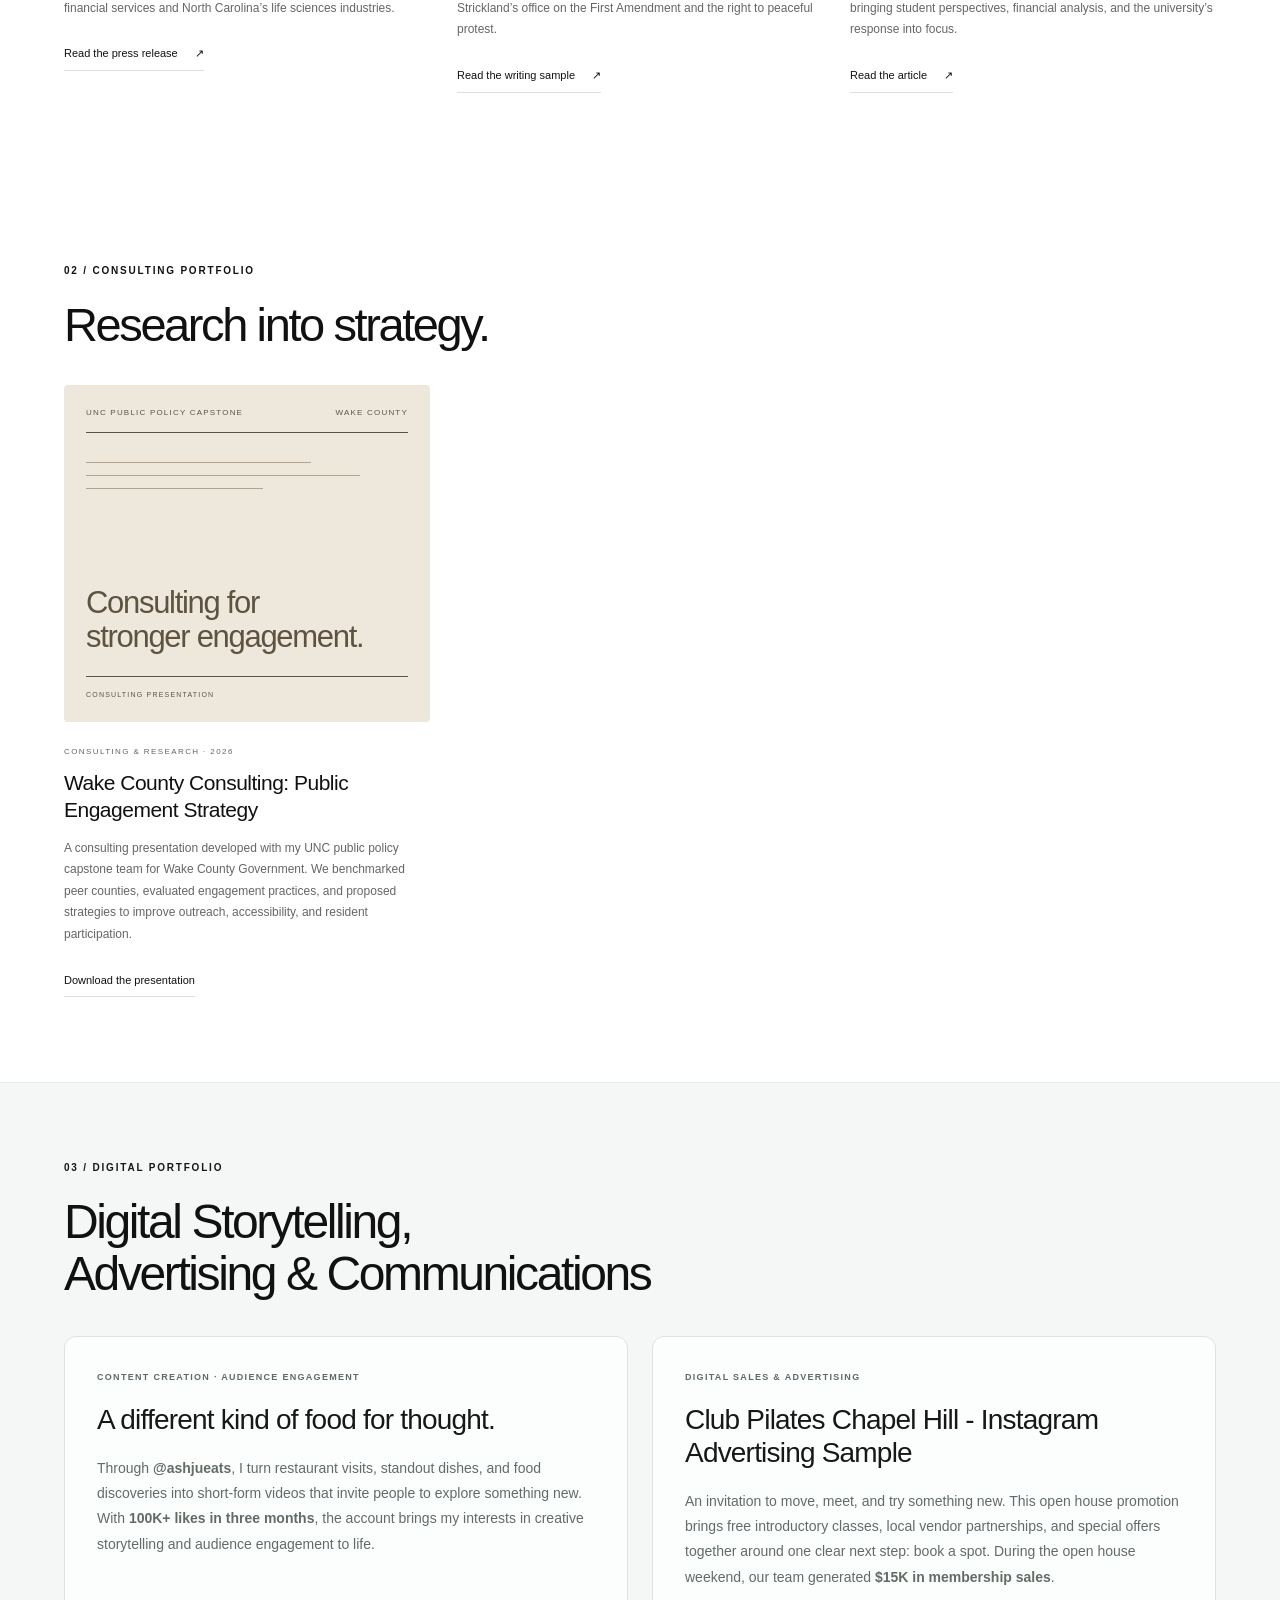
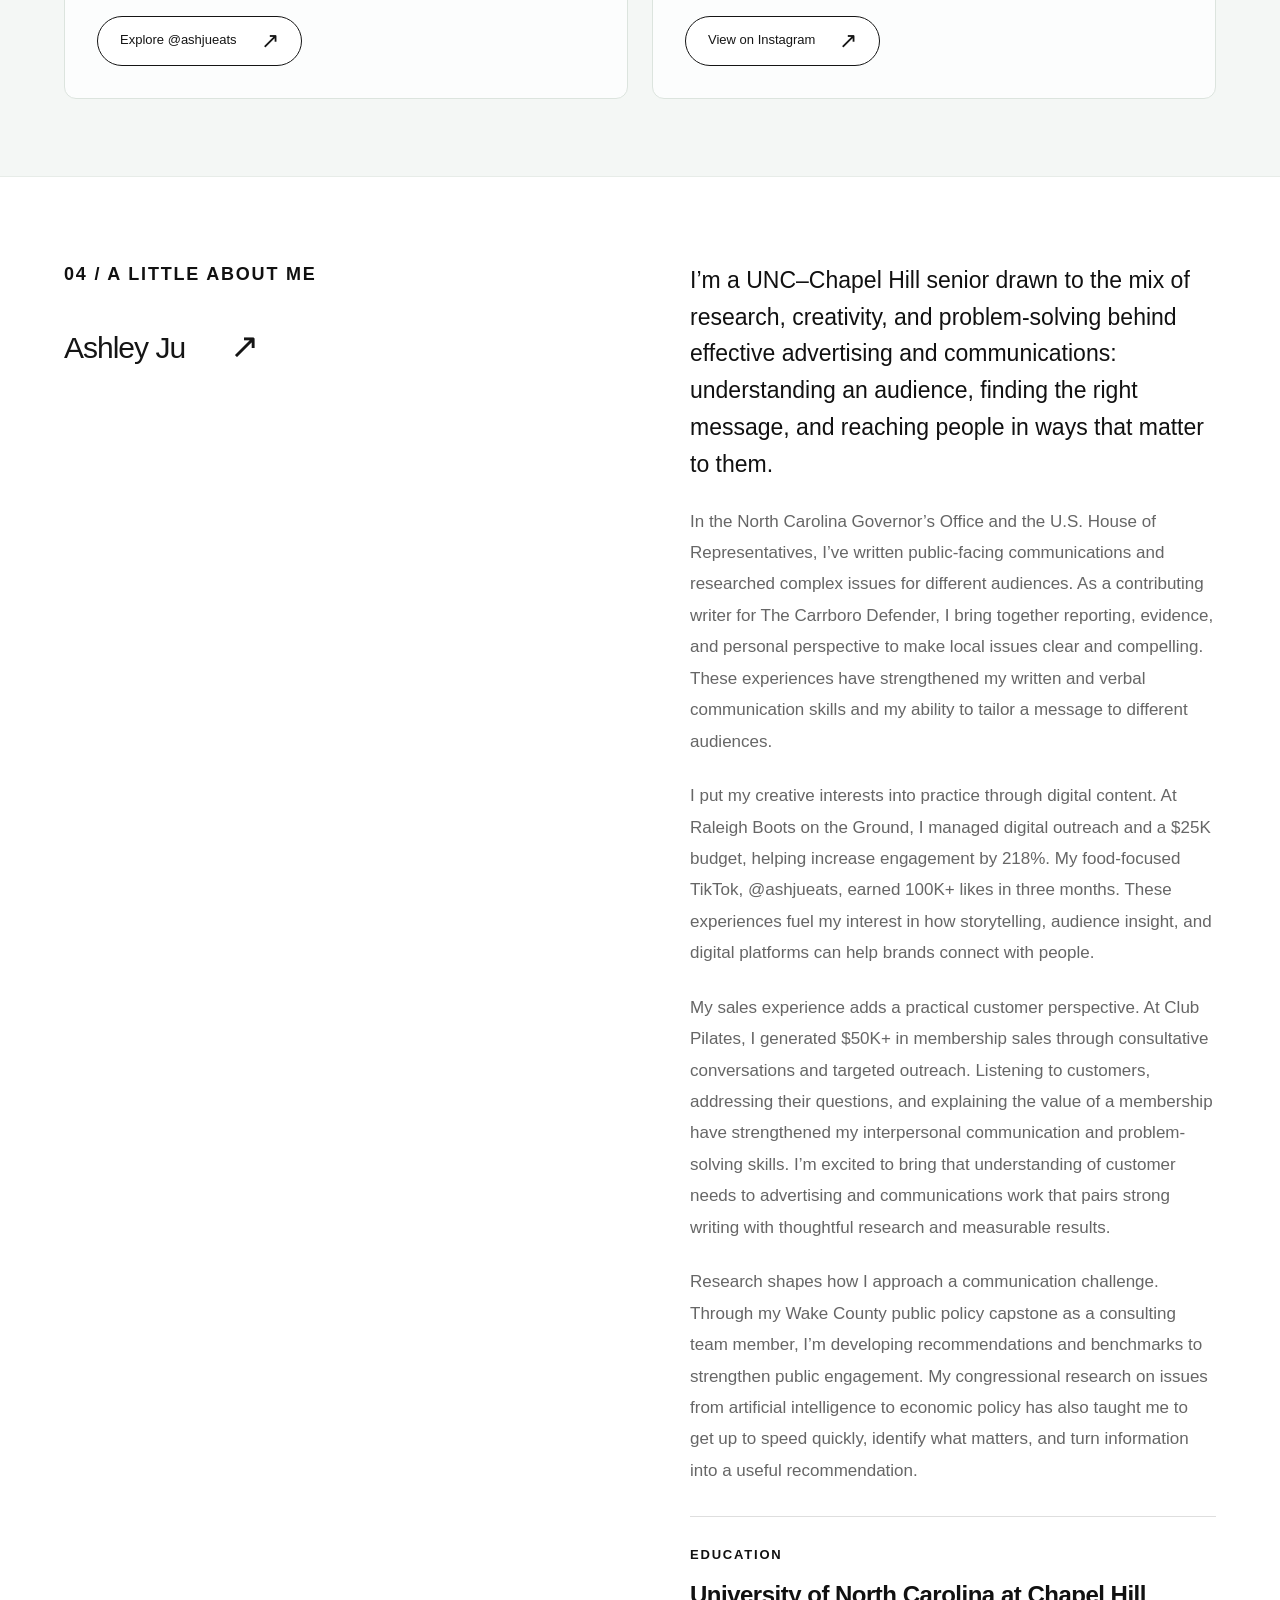
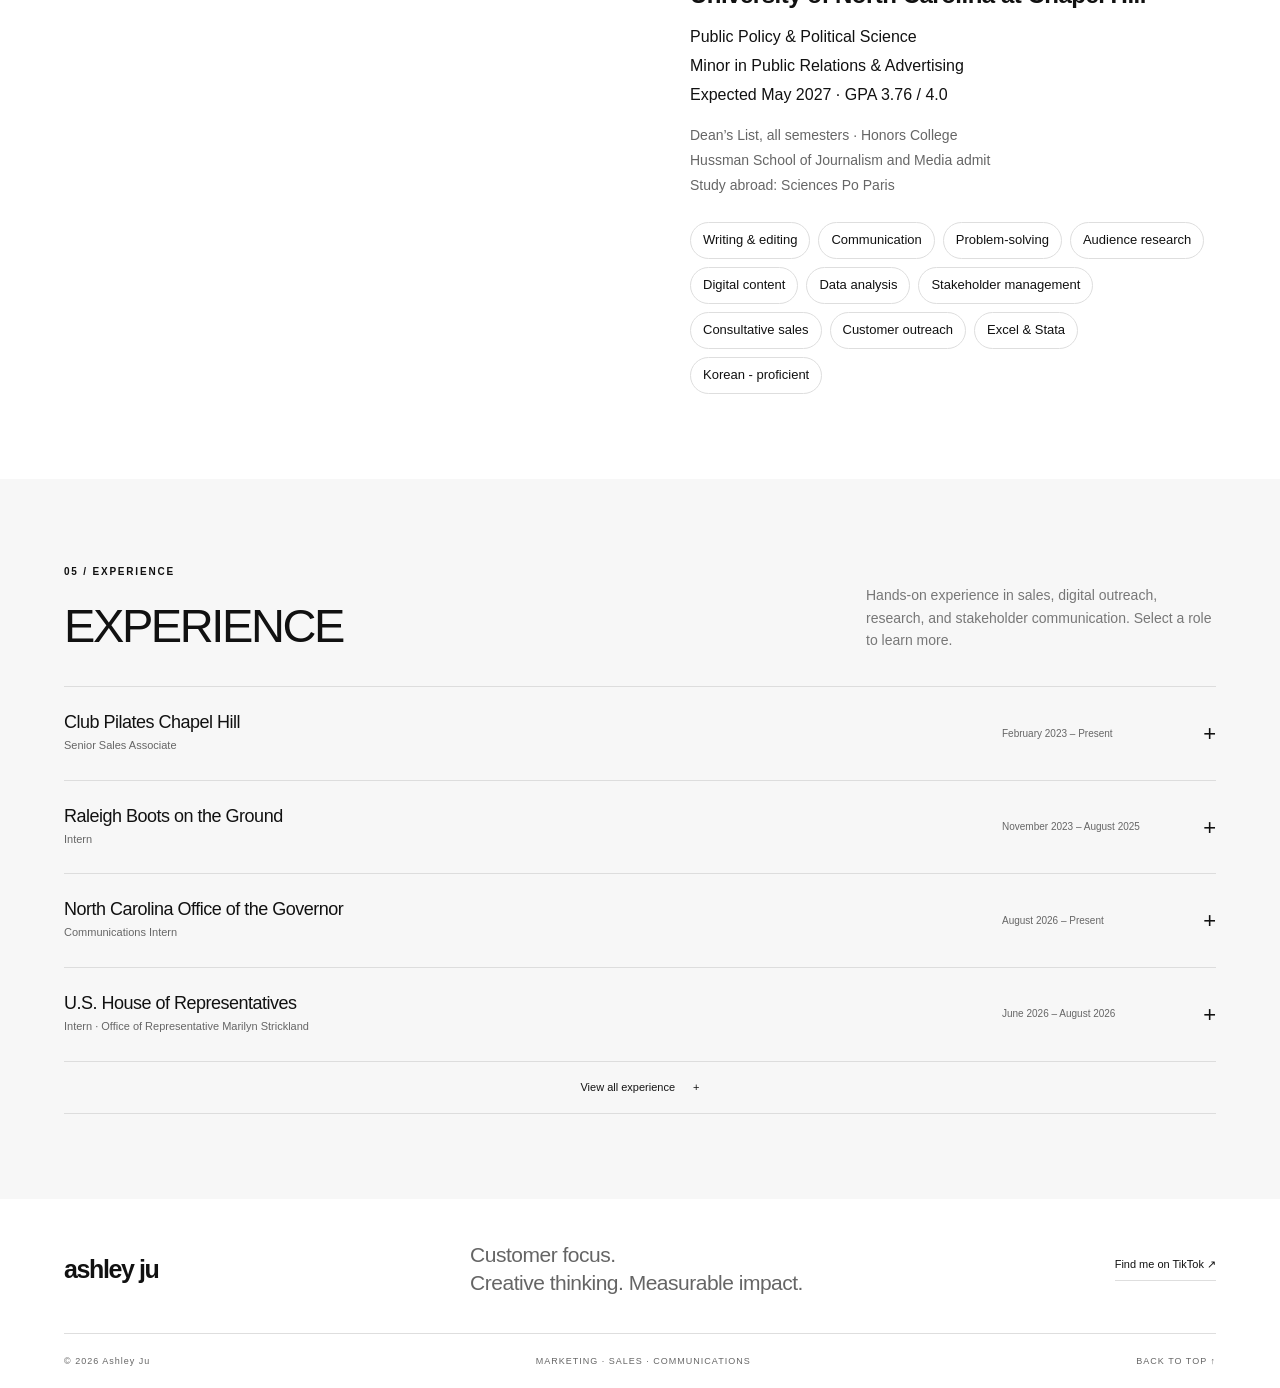
<file: index 4.html>
<!doctype html>
<html lang="en"><head><meta charset="utf-8"><meta name="viewport" content="width=device-width,initial-scale=1"><meta name="description" content="Ashley Ju  -  research-driven writing, communications, and digital storytelling, with interests in advertising and audience strategy."><meta name="theme-color" content="#ffffff"><title>Ashley Ju | Writing, Communications & Marketing</title><link rel="icon" href="assets/favicon.svg"><link rel="stylesheet" href="style.css"></head>
<body><a class="skip" href="#main">Skip to content</a>
<header><a class="brand" href="#" aria-label="Ashley Ju home">ashley ju</a><nav aria-label="Main navigation"><a href="#work">Writing samples</a><a href="#consulting">Consulting</a><a href="#digital">Digital</a><a href="#about">About</a><a class="nav-last" href="#experience">Experience <span>↗</span></a></nav></header>
<main id="main"><section class="hero wrap"><div class="eyebrow">ADVERTISING · COMMUNICATIONS · RESEARCH · OUTREACH</div><div class="hero-grid"><div><h1><span>Audience insight.</span><span>Creative impact.</span></h1><p class="hero-subtitle">Connecting audience insight, clear communication, and creative problem-solving.</p><p class="intro">I’m Ashley Ju. I combine research, writing, digital storytelling, and targeted outreach to create communications that connect. My experience in public communications and customer-facing sales has strengthened my ability to communicate clearly, solve problems, and understand what different audiences need.</p><div class="hero-actions"><a class="button" href="#work">Writing samples <span>↗</span></a><a class="button secondary" href="#about">Meet Ashley <span>→</span></a></div></div></div><div class="hero-foot"><span>BASED IN NORTH CAROLINA</span><span>UNC–CHAPEL HILL · CLASS OF 2027</span><a href="#work">SCROLL TO DISCOVER ↓</a></div></section>
<section class="metrics" aria-label="Selected results"><div class="wrap metric-grid"><div><strong>$50K+</strong><span>in membership sales<small>Club Pilates Chapel Hill</small></span></div><div><strong>218%</strong><span>growth in digital engagement<small>Raleigh Boots on the Ground</small></span></div><div><strong>100K+</strong><span>TikTok likes in 3 months<small>@ashjueats</small></span></div><div><strong>50K+</strong><span>people reached through outreach<small>Students Demand Action at UNC</small></span></div></div></section>
<section class="wrap section" id="work"><h2 class="eyebrow samples-label">01 / WRITING SAMPLES</h2><div class="filters" role="group" aria-label="Filter writing samples"><button class="active" data-filter="all" aria-pressed="true">All samples <span>03</span></button><button data-filter="public" aria-pressed="false">Public communications</button><button data-filter="editorial" aria-pressed="false">Editorial</button></div>
<div class="work-grid">
<article class="work-card" data-category="public"><a class="cover cover-press" href="assets/In%20Charlotte%2C%20Governor%20Stein%20Celebrates%20North%20Carolina%E2%80%99s%20Economic%20Strength.pdf" target="_blank" rel="noopener" aria-label="Read Governor’s Office press release PDF"><div class="cover-top">OFFICE OF THE GOVERNOR<span>NC</span></div><div class="press-mark">N<span>C</span></div><div class="cover-title">North Carolina’s<br>economic strength.</div><div class="cover-bottom">PRESS RELEASE<span>↗</span></div></a><div class="card-meta">PUBLIC COMMUNICATIONS · 2026</div><h3>Putting economic opportunity into words</h3><p>A Governor’s Office press release on investments in Charlotte’s financial services and North Carolina’s life sciences industries.</p><a class="text-link" href="assets/In%20Charlotte%2C%20Governor%20Stein%20Celebrates%20North%20Carolina%E2%80%99s%20Economic%20Strength.pdf" target="_blank" rel="noopener">Read the press release <span>↗</span></a></article>
<article class="work-card" data-category="public"><a class="cover cover-house" href="assets/constituent-correspondence.pdf" target="_blank" rel="noopener" aria-label="Read congressional writing sample PDF"><div class="cover-top">U.S. HOUSE OF REPRESENTATIVES<span>DC</span></div><div class="letter-lines"><span></span><span></span><span></span></div><div class="cover-title">Every voice<br>deserves an answer.</div><div class="cover-bottom">CONSTITUENT CORRESPONDENCE<span>↗</span></div></a><div class="card-meta">PUBLIC COMMUNICATIONS · 2026</div><h3>Connecting policy with people</h3><p>A constituent response prepared in Representative Marilyn Strickland’s office on the First Amendment and the right to peaceful protest.</p><a class="text-link" href="assets/constituent-correspondence.pdf" target="_blank" rel="noopener">Read the writing sample <span>↗</span></a></article>
<article class="work-card" data-category="editorial"><a class="cover cover-reporting" href="assets/AREA%20STUDIES%20CENTERS%20CLOSING.pdf" target="_blank" rel="noopener" aria-label="Read Crisis of Leadership on the Hill PDF"><div class="cover-top">THE CARRBORO DEFENDER<span>REPORTING</span></div><div class="letter-lines"><span></span><span></span><span></span></div><div class="cover-title">A campus at<br>a crossroads.</div><div class="cover-bottom">REPORTED BY ASHLEY JU<span>↗</span></div></a><div class="card-meta">EDITORIAL · CAMPUS REPORTING</div><h3>Crisis of Leadership on the Hill</h3><p>Reporting on UNC’s planned closure of six area studies centers, bringing student perspectives, financial analysis, and the university’s response into focus.</p><a class="text-link" href="assets/AREA%20STUDIES%20CENTERS%20CLOSING.pdf" target="_blank" rel="noopener">Read the article <span>↗</span></a></article>
</div></section>
<section class="wrap section" id="consulting"><div class="section-top"><div><div class="eyebrow">02 / CONSULTING PORTFOLIO</div><h2>Research into strategy.</h2></div></div><div class="work-grid"><article class="work-card"><a class="cover cover-house" href="assets/Wake-County-Engagement-Benchmarking.pptx" aria-label="Download Wake County engagement benchmarking presentation"><div class="cover-top">UNC PUBLIC POLICY CAPSTONE<span>WAKE COUNTY</span></div><div class="letter-lines"><span></span><span></span><span></span></div><div class="cover-title">Consulting for<br>stronger engagement.</div><div class="cover-bottom">CONSULTING PRESENTATION</div></a><div class="card-meta">CONSULTING &amp; RESEARCH · 2026</div><h3>Wake County Consulting: Public Engagement Strategy</h3><p>A consulting presentation developed with my UNC public policy capstone team for Wake County Government. We benchmarked peer counties, evaluated engagement practices, and proposed strategies to improve outreach, accessibility, and resident participation.</p><a class="text-link" href="assets/Wake-County-Engagement-Benchmarking.pptx">Download the presentation</a></article>
</div></section>
<section id="digital" class="digital"><div class="wrap digital-showcase"><div class="eyebrow">03 / DIGITAL PORTFOLIO</div><h2>Digital Storytelling,<br>Advertising &amp; Communications</h2><div class="digital-features"><article class="digital-feature"><div class="feature-category">CONTENT CREATION · AUDIENCE ENGAGEMENT</div><h3>A different kind of food for thought.</h3><p>Through <strong>@ashjueats</strong>, I turn restaurant visits, standout dishes, and food discoveries into short-form videos that invite people to explore something new. With <strong>100K+ likes in three months</strong>, the account brings my interests in creative storytelling and audience engagement to life.</p><a class="button light" href="https://www.tiktok.com/@ashjueats" target="_blank" rel="noopener">Explore @ashjueats <span>↗</span></a></article><article class="digital-feature"><div class="feature-category">DIGITAL SALES &amp; ADVERTISING</div><h3>Club Pilates Chapel Hill - Instagram Advertising Sample</h3><p>An invitation to move, meet, and try something new. This open house promotion brings free introductory classes, local vendor partnerships, and special offers together around one clear next step: book a spot. During the open house weekend, our team generated <strong>$15K in membership sales</strong>.</p><a class="button light" href="https://www.instagram.com/p/DWKb-F-Afgs/" target="_blank" rel="noopener">View on Instagram <span>↗</span></a></article></div></div></section>
<section class="wrap section" id="about"><div class="about-grid"><div><h2 class="eyebrow about-label">04 / A LITTLE ABOUT ME</h2><div class="signature">Ashley Ju <span>↗</span></div></div><div class="about-copy"><p class="large">I’m a UNC–Chapel Hill senior drawn to the mix of research, creativity, and problem-solving behind effective advertising and communications: understanding an audience, finding the right message, and reaching people in ways that matter to them.</p><p>In the North Carolina Governor’s Office and the U.S. House of Representatives, I’ve written public-facing communications and researched complex issues for different audiences. As a contributing writer for The Carrboro Defender, I bring together reporting, evidence, and personal perspective to make local issues clear and compelling. These experiences have strengthened my written and verbal communication skills and my ability to tailor a message to different audiences.</p><p>I put my creative interests into practice through digital content. At Raleigh Boots on the Ground, I managed digital outreach and a $25K budget, helping increase engagement by 218%. My food-focused TikTok, @ashjueats, earned 100K+ likes in three months. These experiences fuel my interest in how storytelling, audience insight, and digital platforms can help brands connect with people.</p><p>My sales experience adds a practical customer perspective. At Club Pilates, I generated $50K+ in membership sales through consultative conversations and targeted outreach. Listening to customers, addressing their questions, and explaining the value of a membership have strengthened my interpersonal communication and problem-solving skills. I’m excited to bring that understanding of customer needs to advertising and communications work that pairs strong writing with thoughtful research and measurable results.</p><p>Research shapes how I approach a communication challenge. Through my Wake County public policy capstone as a consulting team member, I’m developing recommendations and benchmarks to strengthen public engagement. My congressional research on issues from artificial intelligence to economic policy has also taught me to get up to speed quickly, identify what matters, and turn information into a useful recommendation.</p><div class="education"><span class="eyebrow">EDUCATION</span><h3>University of North Carolina at Chapel Hill</h3><p>Public Policy & Political Science<br>Minor in Public Relations & Advertising<br>Expected May 2027 · GPA 3.76 / 4.0</p><div class="education-notes">Dean’s List, all semesters · Honors College<br>Hussman School of Journalism and Media admit<br>Study abroad: Sciences Po Paris</div></div><div class="skills"><span>Writing & editing</span><span>Communication</span><span>Problem-solving</span><span>Audience research</span><span>Digital content</span><span>Data analysis</span><span>Stakeholder management</span><span>Consultative sales</span><span>Customer outreach</span><span>Excel & Stata</span><span>Korean  -  proficient</span></div></div></div></section>
<section class="experience section" id="experience"><div class="wrap"><div class="section-top"><div><div class="eyebrow">05 / EXPERIENCE</div><h2>EXPERIENCE</h2></div><p>Hands-on experience in sales, digital outreach, research, and stakeholder communication. Select a role to learn more.</p></div><div id="roles"></div><button class="more-button" id="more-roles" aria-expanded="false">View all experience <span>+</span></button></div></section>
<footer class="wrap"><div class="footer-top"><a href="#" class="brand">ashley ju</a><p>Customer focus.<br>Creative thinking. Measurable impact.</p><a class="text-link" href="https://www.tiktok.com/@ashjueats" target="_blank" rel="noopener">Find me on TikTok ↗</a></div><div class="footer-bottom"><span>© 2026 Ashley Ju</span><span>MARKETING · SALES · COMMUNICATIONS</span><a href="#">BACK TO TOP ↑</a></div></footer></main><script src="script.js"></script></body></html>
</file>
<file: style.css>
:root{--paper:#f6f3ea;--ink:#342b2b;--wine:#632b38;--muted:#736b66;--line:#d7d0c5;--peach:#eacbb7}*{box-sizing:border-box}html{scroll-behavior:smooth;scroll-padding-top:92px}body{margin:0;background:var(--paper);color:var(--ink);font:15px/1.6 Arial,Helvetica,sans-serif}a{color:inherit;text-decoration:none}button{font:inherit;cursor:pointer}a,button{-webkit-tap-highlight-color:transparent}a:focus-visible,button:focus-visible,summary:focus-visible{outline:3px solid #b97442;outline-offset:6px}.wrap{max-width:1280px;padding:0 64px;margin:auto}header{height:100px;max-width:1400px;margin:auto;padding:0 64px;display:flex;align-items:center;justify-content:space-between;border-bottom:1px solid var(--line)}.brand{font-family:Georgia,serif;font-size:32px;letter-spacing:-1.5px;font-weight:bold;display:flex;align-items:center;gap:14px}.brand span{color:var(--wine);font-size:33px}nav{display:flex;align-items:center;gap:32px;font-size:13px}nav a:hover,.text-link:hover{color:#a45753}.nav-last{border:1px solid var(--line);padding:9px 16px}.nav-last span{margin-left:20px}.eyebrow{font-size:10px;font-weight:600;letter-spacing:1.8px}.dot{display:inline-block;width:7px;height:7px;border-radius:50%;background:var(--wine);margin-right:9px}.hero{padding-top:53px}.hero-grid{display:grid;grid-template-columns:1.25fr 1fr;gap:70px;align-items:center;margin-top:28px}h1,h2,h3,p{margin:0}h1,h2{font-family:Georgia,'Times New Roman',serif;font-weight:400;letter-spacing:-3px;line-height:1.04}h1{font-size:clamp(52px,5.8vw,79px)}em{color:var(--wine);font-weight:400}.intro{max-width:470px;font-size:16px;color:var(--muted);margin:26px 0 27px;line-height:1.8}.button{display:inline-flex;justify-content:space-between;align-items:center;gap:42px;background:var(--wine);color:white;font-size:12px;padding:15px 22px}.button:hover{background:#843d4e}.button span{font-size:22px;line-height:1}.hero-art{background:var(--peach);min-height:405px;position:relative;padding:24px 30px;color:var(--wine);transform:rotate(2deg);margin:0 9px 15px 0;box-shadow:9px 10px 0 #e6e0d5}.art-label{font-size:9px;letter-spacing:2px}.big-star{position:absolute;font-size:105px;right:22px;top:33px;line-height:1}.art-type{font-family:Georgia,serif;font-size:65px;line-height:.99;letter-spacing:-3px;padding-top:50px}.art-type i{font-size:57px}.art-bottom{border-top:1px solid #ba9589;margin-top:28px;padding-top:15px;font-size:8px;letter-spacing:1px;display:flex;justify-content:space-between}.note{position:absolute;right:-24px;bottom:-19px;background:#f0e7ad;padding:15px 23px;transform:rotate(-9deg);color:#514b33;font:italic 18px/1.25 Georgia,serif;box-shadow:1px 3px 7px #0001}.hero-foot{display:flex;justify-content:space-between;border-top:1px solid var(--line);margin-top:63px;padding:21px 0;font-size:9px;letter-spacing:1.3px;color:var(--muted)}.metrics{background:#eae6dc;margin-top:18px}.metric-grid{display:grid;grid-template-columns:repeat(3,1fr);padding-top:31px;padding-bottom:31px;gap:28px}.metric-grid>div{display:flex;gap:20px;align-items:center;border-right:1px solid #cbc4b8}.metric-grid>div:last-child{border:0}.metric-grid strong{font:38px Georgia,serif;color:var(--wine);letter-spacing:-1.5px}.metric-grid span{font-size:11px;line-height:1.6}.metric-grid small{display:block;color:var(--muted);font-size:9px}.section{padding-top:91px;padding-bottom:95px}.section-top{display:flex;justify-content:space-between;gap:70px;align-items:end;margin-bottom:35px}h2{font-size:51px;margin-top:20px}.section-top>p{max-width:350px;color:var(--muted);font-size:14px}.filters{display:flex;gap:10px;margin:37px 0 30px;border-bottom:1px solid var(--line);padding-bottom:18px}.filters button{border:1px solid var(--line);background:transparent;border-radius:30px;font-size:11px;padding:9px 17px;color:var(--muted)}.filters button.active{color:var(--paper);background:var(--wine);border-color:var(--wine)}.filters span{margin-left:12px;opacity:.6}.work-grid{display:grid;grid-template-columns:repeat(3,1fr);gap:27px}.work-card[hidden]{display:none}.cover{display:flex;flex-direction:column;position:relative;height:337px;padding:22px;overflow:hidden;transition:transform .25s}.cover:hover{transform:translateY(-5px)}.cover-top,.cover-bottom{display:flex;justify-content:space-between;font-size:8px;letter-spacing:1.2px;align-items:center}.cover-top{border-bottom:1px solid currentColor;padding-bottom:12px}.cover-bottom{margin-top:auto;padding-top:12px;border-top:1px solid currentColor;font-size:7px}.cover-bottom span{font-size:21px;line-height:1}.cover-title{font:34px/1.1 Georgia,serif;letter-spacing:-1px;margin-bottom:22px}.cover-press{background:#d8dfd2;color:#344b3c}.press-mark{font:65px Georgia,serif;line-height:1.2;flex:1;padding-top:20px;letter-spacing:-13px}.press-mark span{font-style:italic}.cover-opinion{background:var(--wine);color:#f5e3ca}.quote-mark{font:125px/.9 Georgia,serif;flex:1;padding-top:13px;height:110px}.cover-house{background:#e7dcc9;color:#615041}.letter-lines{padding-top:29px;flex:1}.letter-lines span{display:block;width:70%;height:1px;background:#b4a38b;margin-bottom:12px}.letter-lines span:nth-child(2){width:85%}.letter-lines span:nth-child(3){width:55%}.card-meta{font-size:8px;letter-spacing:1.4px;margin:24px 0 10px;color:var(--muted)}h3{font:24px/1.2 Georgia,serif;letter-spacing:-.5px}.work-card p{font-size:12px;line-height:1.8;color:var(--muted);margin:14px 0 21px}.text-link{font-size:11px;border-bottom:1px solid var(--line);padding-bottom:7px;display:inline-block}.text-link span{margin-left:14px}.digital{background:var(--wine);color:var(--paper);padding:77px 0}.digital-grid{display:grid;grid-template-columns:1.1fr 1fr;gap:90px;align-items:center}.digital h2{font-size:53px;line-height:1.08}.digital em{color:var(--peach)}.digital p{color:#e3ced0;margin:26px 0;max-width:455px;font-size:14px;line-height:1.85}.light{background:var(--paper);color:var(--wine)}.light:hover{background:#eadcc9}.digital-tags{display:flex;gap:16px;font-size:8px;letter-spacing:1px;margin-top:34px;color:#dac0c2}.social-art{background:#e7b8a1;color:var(--wine);padding:25px;transform:rotate(-3deg);box-shadow:10px 10px 0 #52222d}.social-top,.social-bottom{display:flex;justify-content:space-between;font-size:9px;letter-spacing:1px}.social-top span{font-size:22px}.plate{width:250px;height:250px;border:2px solid #bd856f;outline:1px solid #bd856f;outline-offset:-13px;border-radius:50%;display:grid;place-items:center;background:#f4e4cc;margin:15px auto 27px;box-shadow:0 7px 0 #c5927b}.plate>div{font:65px/.9 Georgia,serif;letter-spacing:-4px;text-align:center;transform:rotate(-8deg)}.plate span,.plate i{display:block}.plate i{font-size:78px}.social-bottom{border-top:1px solid #bd856f;padding-top:15px;font-size:8px}.social-bottom b{align-self:end;font-weight:400}.about-grid{display:grid;grid-template-columns:1fr 1fr;gap:100px}.about-copy .large{font-size:20px;line-height:1.6;color:var(--ink)}.about-copy>p{margin-bottom:23px;font-size:14px;color:var(--muted)}.signature{font:italic 38px Georgia,serif;margin-top:39px;color:var(--wine)}.signature span{font-size:35px;margin-left:38px}.education{border-top:1px solid var(--line);margin-top:30px;padding-top:25px}.education h3{font-size:21px;margin:13px 0}.education p{font-size:13px}.education-notes{font-size:11px;color:var(--muted);margin-top:13px}.skills{display:flex;flex-wrap:wrap;gap:8px;margin-top:24px}.skills span{font-size:10px;border:1px solid var(--line);padding:5px 9px}.experience{background:#ece8df}.role{border-top:1px solid #cdc5b8}.role summary{list-style:none;display:grid;grid-template-columns:1fr 170px 24px;gap:20px;align-items:center;padding:23px 0;cursor:pointer}.role summary::-webkit-details-marker{display:none}.role h3{font:20px Georgia,serif}.role .position{font-size:11px;color:var(--muted);margin-top:4px}.role time{font-size:10px;color:var(--muted)}.role .plus{font-size:22px;text-align:right}.role[open] .plus{transform:rotate(45deg)}.role .details{font-size:13px;line-height:1.8;max-width:740px;padding:0 45px 25px 0;color:#625a55}.role.extra{display:none}.show-all .role.extra{display:block}.more-button{width:100%;background:none;border:0;border-top:1px solid #cdc5b8;border-bottom:1px solid #cdc5b8;padding:17px;text-align:center;font-size:11px;color:var(--wine)}.more-button span{margin-left:15px}footer{padding-top:42px!important;padding-bottom:20px!important}.footer-top{display:flex;justify-content:space-between;align-items:center;padding-bottom:37px}.footer-top p{font:italic 21px/1.3 Georgia,serif;color:var(--wine)}.footer-bottom{display:flex;justify-content:space-between;border-top:1px solid var(--line);padding-top:20px;font-size:9px;letter-spacing:1px;color:var(--muted)}.skip{position:absolute;top:-60px;left:10px;background:white;z-index:10;padding:10px}.skip:focus{top:10px}@media(min-width:1450px){.hero{padding-top:67px}.hero-grid{margin-top:40px}}@media(max-width:1050px){.wrap{padding-left:34px;padding-right:34px}header{padding:0 34px}.hero-grid{gap:35px}h1{font-size:61px}.art-type{font-size:54px}.art-type i{font-size:47px}.hero-art{min-height:370px}.metric-grid>div{display:block}.metric-grid strong{display:block}.cover{height:315px;padding:17px}.cover-title{font-size:29px}.digital-grid{gap:45px}.digital h2{font-size:45px}.about-grid{gap:55px}.plate{width:225px;height:225px}}@media(max-width:720px){.wrap{padding-left:23px;padding-right:23px}header{height:79px;padding:0 23px}.brand{font-size:27px;gap:8px}.brand span{font-size:26px}nav{gap:16px;font-size:11px}nav .nav-last{display:none}.hero{padding-top:32px}.eyebrow{font-size:8px;letter-spacing:1.4px}.hero-grid{grid-template-columns:1fr;gap:43px;margin-top:24px}h1{font-size:57px;letter-spacing:-2.8px}.intro{font-size:14px;max-width:400px}.hero-art{width:calc(100% - 23px);max-width:440px;margin:0 auto;min-height:359px;padding:22px 27px}.art-type{font-size:59px;padding-top:36px}.art-type i{font-size:52px}.hero-foot{margin-top:46px;font-size:8px;gap:15px}.hero-foot span:nth-child(2){display:none}.metric-grid{gap:12px;padding-top:24px;padding-bottom:24px}.metric-grid strong{font-size:29px}.metric-grid span{font-size:9px}.metric-grid small{font-size:8px;line-height:1.5;margin-top:6px}.section{padding-top:62px;padding-bottom:62px}.section-top{display:block;margin-bottom:23px}h2{font-size:43px;letter-spacing:-2px}.section-top>p{margin-top:23px;font-size:13px}.filters{gap:7px;flex-wrap:wrap;margin-top:28px}.filters button{font-size:10px;padding:8px 12px}.work-grid{grid-template-columns:1fr;gap:42px}.cover{height:350px;padding:24px}.cover-title{font-size:39px}.cover-top{font-size:9px}.cover-bottom{font-size:8px}.press-mark{font-size:75px}.work-card h3{font-size:26px}.work-card p{font-size:13px}.card-meta{font-size:9px}.text-link{font-size:12px}.digital{padding:60px 0}.digital-grid{grid-template-columns:1fr;gap:44px}.digital h2{font-size:43px}.digital-tags{gap:12px;font-size:7px}.social-art{margin:0 10px}.plate{width:240px;height:240px}.about-grid{grid-template-columns:1fr;gap:35px}.signature{margin-top:27px}.about-copy .large{font-size:19px}.role summary{grid-template-columns:1fr 20px;gap:8px;padding:21px 0}.role time{grid-row:2;grid-column:1}.role .plus{grid-row:1;grid-column:2}.role h3{font-size:19px}.role .details{padding-right:15px}.footer-top{gap:27px;flex-wrap:wrap}.footer-top p{font-size:19px}.footer-bottom{font-size:7px;gap:12px}.footer-bottom span:nth-child(2){display:none}}@media(prefers-reduced-motion:reduce){html{scroll-behavior:auto}*{transition:none!important}}

.cover-reporting{background:#d9dfe8;color:#33465c}
.cover-reporting .letter-lines span{background:#a2aec0}

/* Four results, with room for labels at every screen size. */
.metric-grid{grid-template-columns:repeat(4,minmax(0,1fr));gap:24px}
.metric-grid>div{display:block;padding-right:18px}
.metric-grid strong{display:block;margin-bottom:8px;font-size:40px}
.metric-grid span{display:block;font-size:11px}
.metric-grid small{font-size:9px;margin-top:4px}
.footer-top p{max-width:350px}
@media(max-width:900px){.metric-grid{grid-template-columns:repeat(2,minmax(0,1fr));gap:25px}.metric-grid>div:nth-child(2){border-right:0}}
@media(max-width:720px){.metric-grid strong{font-size:34px}.metric-grid span{font-size:10px}.hero>.eyebrow{max-width:310px;line-height:1.8}.footer-top p{font-size:18px}}

/* Minimal, typography-led visual direction. */
:root{--paper:#fff;--ink:#111;--wine:#151515;--muted:#666;--line:#dedede;--peach:#dfede5}
body{font-family:Arial,Helvetica,sans-serif;background:#fff}
header{border:0;height:105px;position:relative;z-index:2;max-width:1400px}
.brand{font-family:Arial,Helvetica,sans-serif;font-size:25px;font-weight:700;letter-spacing:-1.4px}
.brand span{font-size:29px;color:#36845e}
nav{gap:32px;font-size:13px}
.nav-last{border:1.5px solid #171717;border-radius:40px;padding:10px 20px}
.hero{max-width:none;position:relative;isolation:isolate;overflow:hidden;padding:45px max(64px,calc((100vw - 1152px)/2)) 0;text-align:center;background:radial-gradient(ellipse 210px 180px at 12% 71%,#9cebd8a8,transparent 100%),radial-gradient(ellipse 240px 200px at 94% 38%,#f3a7bd8a,transparent 100%),radial-gradient(ellipse 240px 120px at 79% 61%,#f6d8b767,transparent 100%),radial-gradient(ellipse 160px 110px at 24% 15%,#f0ecc84a,transparent 100%)}
.hero:before,.hero:after{content:'';position:absolute;border:1px solid #8c96947a;border-radius:50%;width:350px;height:350px;z-index:-1;pointer-events:none}
.hero:before{left:-240px;top:260px}.hero:after{right:-240px;top:100px}
.hero .eyebrow{font-size:10px;letter-spacing:2.5px;color:#595959}
.hero-grid{display:block;margin:29px auto 0;max-width:970px}
h1,h2,h3{font-family:Arial,Helvetica,sans-serif}
h1{font-size:clamp(62px,8vw,112px);font-weight:750;line-height:.96;letter-spacing:-6px}
h1 br{display:none}
h1 br:after{content:' '}
.hero-subtitle{font-size:29px;line-height:1.3;letter-spacing:-.7px;margin-top:24px}
.hero-subtitle br{display:none}
.intro{font-size:14px;line-height:1.75;max-width:585px;margin:23px auto 27px;color:#777}
.hero-actions{display:inline-flex;gap:0;border:1.5px solid #161616;border-radius:50px;background:#ffffffa8;margin-bottom:11px}
.button{background:#fff;color:#151515;border:1.5px solid #151515;border-radius:40px;font-size:13px;padding:13px 22px;gap:24px}
.hero-actions .button{margin:-1.5px}
.hero-actions .secondary{border-color:transparent;background:transparent;margin:0;padding:11.5px 22px}
.button:hover{background:#151515;color:#fff}
.hero-foot{max-width:1152px;margin:61px auto 0;padding:21px 0;letter-spacing:1.1px}
.metrics{margin-top:0;background:#f7f8f7;border-bottom:1px solid #ededed}
.metric-grid strong{font-family:Arial,Helvetica,sans-serif;font-weight:500;letter-spacing:-2px;font-size:41px}
.metric-grid>div{border-color:#dedede}
h2{font-size:47px;font-weight:500;line-height:1.1;letter-spacing:-2.4px}
em{font-style:normal;color:#707975}
.section{padding-top:85px;padding-bottom:85px}
.section-top>p{color:#777}
.filters button{border-color:#d7d7d7}.filters button.active{background:#161616;border-color:#161616}
.cover{border-radius:4px}.cover-opinion{background:#eadfe9;color:#433442}.cover-press{background:#e2ece5;color:#34483e}.cover-house{background:#eee8dc;color:#5e5341}.cover-reporting{background:#e1e6f0;color:#35445b}
.cover-title,.quote-mark,.press-mark{font-family:Arial,Helvetica,sans-serif}
.cover-title{font-size:31px;font-weight:500;letter-spacing:-1.3px}
h3{font-size:21px;line-height:1.3;letter-spacing:-.5px;font-weight:500}
.digital{background:#f4f7f5;color:#171717;position:relative;border-top:1px solid #e7ece8;border-bottom:1px solid #e7ece8}
.digital h2{font-size:48px}.digital em{color:#627e6d}.digital p{color:#626c65}.digital-tags{color:#657468}
.social-art{background:#e1ebdf;color:#304537;transform:none;border-radius:8px;box-shadow:none;border:1px solid #c8d6c5}
.plate{background:#f9fbf7;box-shadow:0 7px 0 #c9d8c2;border-color:#acbea4;outline-color:#acbea4}
.social-bottom{border-color:#b7c7b1}
.about-copy .large{font-size:21px}.signature{font-family:Arial,Helvetica,sans-serif;font-style:normal;font-size:30px;letter-spacing:-1px}.education h3{font-weight:600}.skills span{border-radius:30px;padding:6px 11px}
.experience{background:#f7f7f7}.role{border-color:#ddd}.role h3{font-family:Arial,Helvetica,sans-serif;font-size:18px}.role summary{padding:25px 0}.more-button{border-color:#ddd}
.footer-top p{font-family:Arial,Helvetica,sans-serif;font-style:normal;letter-spacing:-.5px;color:#656565}
@media(max-width:1050px){.hero{padding-left:34px;padding-right:34px}.hero-grid{max-width:830px}h1{font-size:84px;letter-spacing:-4.5px}h1 br{display:block}.hero-subtitle{font-size:26px}.hero:before{left:-290px}.hero:after{right:-290px}.cover-title{font-size:28px}}
@media(max-width:720px){header{height:84px;padding:0 23px}.brand{font-size:24px}nav{gap:15px;font-size:10px}.hero{padding:37px 23px 0;background:radial-gradient(ellipse 150px 160px at 0% 65%,#a2ecda80,transparent 100%),radial-gradient(ellipse 140px 160px at 100% 26%,#f3b9cf70,transparent 100%)}.hero .eyebrow{font-size:8px;letter-spacing:1.5px;max-width:none}.hero-grid{margin-top:30px}h1{font-size:57px;letter-spacing:-3px;line-height:1.01}.hero-subtitle{font-size:22px;margin-top:23px}.hero-subtitle br{display:block}.intro{font-size:13px;margin:23px auto 27px;max-width:355px}.hero-actions .button{font-size:11px;padding:12px 16px;gap:15px}.hero-actions .secondary{padding:10.5px 16px}.hero-foot{margin-top:42px;font-size:7px}.hero:before,.hero:after{width:260px;height:260px}.hero:before{left:-230px;top:260px}.hero:after{right:-235px;top:95px}.section{padding-top:58px;padding-bottom:58px}h2,.digital h2{font-size:38px;letter-spacing:-1.9px}.cover-title{font-size:38px}.metric-grid strong{font-size:35px}.about-copy .large{font-size:19px}.footer-top p{font-size:17px}}
@media(prefers-reduced-motion:no-preference){.button,.filters button{transition:background .2s,color .2s}}

.hero h1{font-size:clamp(48px,6.5vw,88px);letter-spacing:-4px;line-height:1.04}.hero h1>span{display:block}.hero-subtitle{max-width:700px;margin-left:auto;margin-right:auto;font-size:25px}@media(max-width:720px){.hero h1{font-size:clamp(36px,8.9vw,61px);letter-spacing:-1.9px}.hero-subtitle{font-size:20px;max-width:340px}}

.digital-grid{display:block;max-width:1000px}.digital-grid>div{max-width:790px}.digital p{max-width:700px}.digital-tags{flex-wrap:wrap}.hero .eyebrow{line-height:1.8}

#digital h2,#digital h2 em,#about h2,#about h2 em,#experience h2,#experience h2 em{color:var(--ink)}
#work .samples-label{font-family:Arial,Helvetica,sans-serif;font-size:10px;line-height:1.6;font-weight:600;letter-spacing:1.8px;margin:0}
#work .filters{margin-top:24px}

#about .about-label{font-size:18px;font-weight:600;letter-spacing:1.8px;line-height:1.4;margin-top:0}@media(max-width:720px){#about .about-label{font-size:16px}}

.digital-ad{border-top:1px solid var(--line);margin-top:42px;padding-top:32px}.digital-ad h3{font-size:28px;margin:14px 0 22px}

.digital-showcase>h2{max-width:780px;margin-bottom:36px}.digital-features{display:grid;grid-template-columns:1fr 1fr;gap:24px}.digital-feature{display:flex;flex-direction:column;padding:32px;border:1px solid #dce4de;border-radius:12px;background:#ffffffc9}.feature-category{font-size:9px;line-height:1.8;letter-spacing:1.3px;font-weight:600;color:#5e6b62}.digital-feature h3{font-size:28px;line-height:1.18;margin:18px 0 0;letter-spacing:-.8px}.digital-feature p{font-size:14px;line-height:1.8;margin:20px 0 26px;max-width:none}.digital-feature .button{align-self:flex-start;margin-top:auto}@media(max-width:720px){.digital-features{grid-template-columns:1fr;gap:18px}.digital-feature{padding:25px}.digital-feature h3{font-size:25px}.digital-showcase>h2{font-size:36px;margin-bottom:27px}.digital-showcase>h2 br{display:none}}

.about-copy>p{font-size:17px;line-height:1.85}.about-copy .large{font-size:23px;line-height:1.6}.education .eyebrow{font-size:13px}.education h3{font-size:24px;line-height:1.3}.education p{font-size:16px;line-height:1.8}.education-notes{font-size:14px;line-height:1.8}.skills span{font-size:13px;padding:7px 12px}@media(max-width:720px){.about-copy>p{font-size:16px}.about-copy .large{font-size:21px}.education h3{font-size:22px}.education p{font-size:15px}.skills span{font-size:12px}}
</file>
